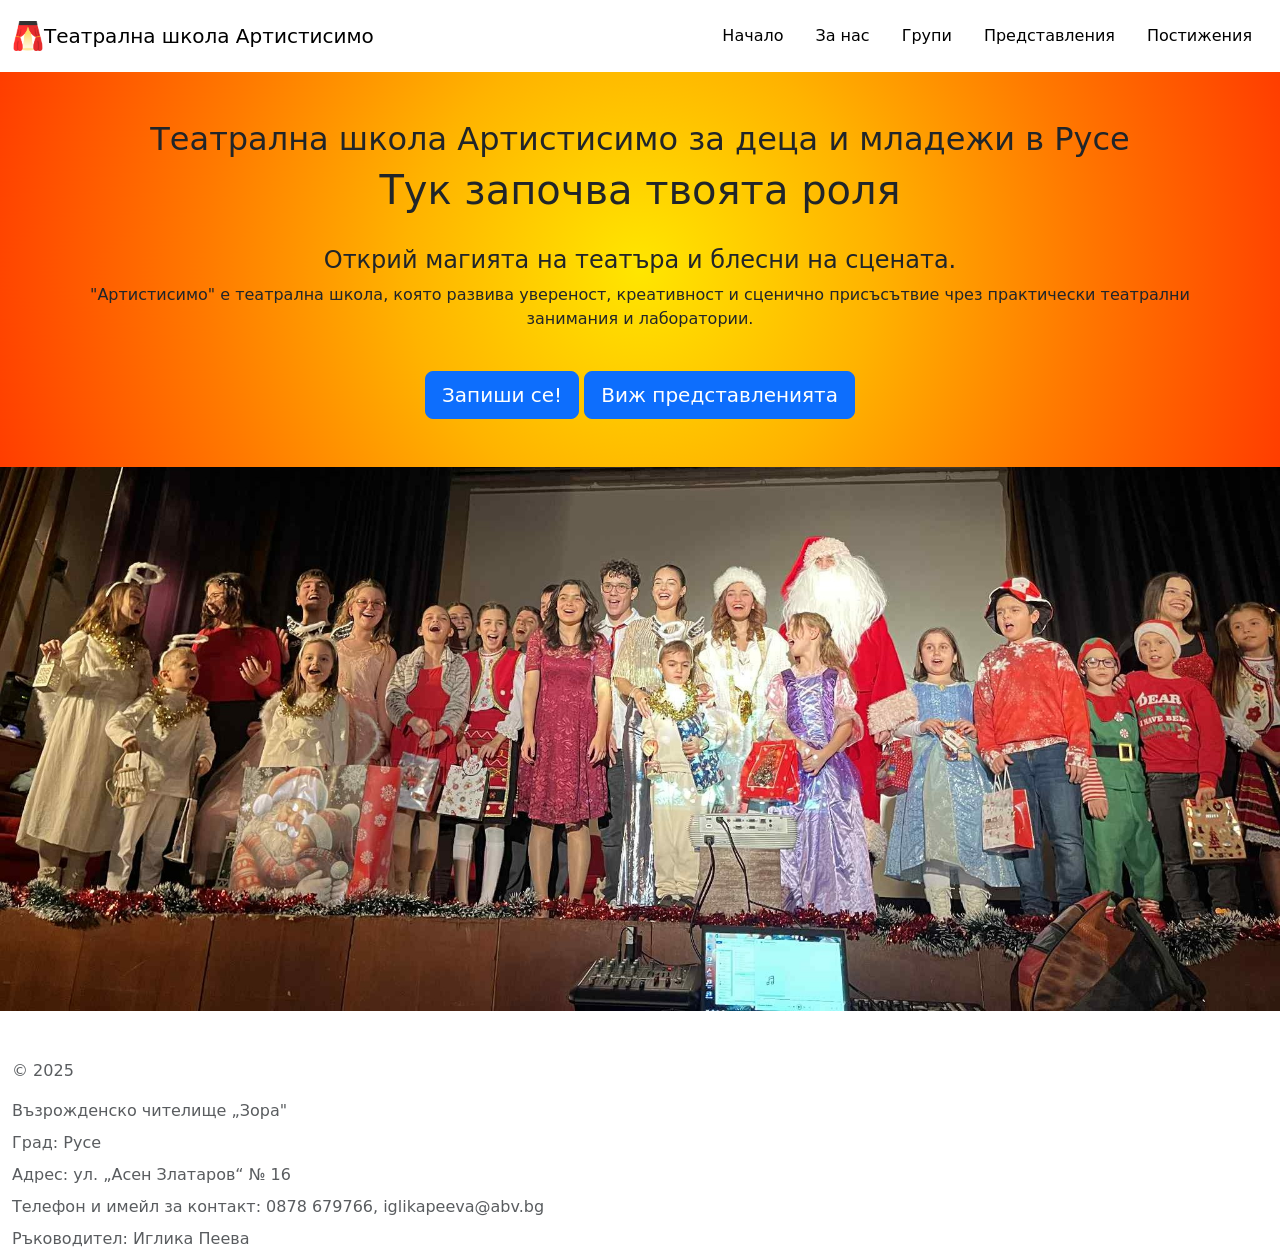
<file: index.html>
<!doctype html>
<html lang="bg">
  <head>
    <meta charset="UTF-8" />
    <meta name="viewport" content="width=device-width, initial-scale=1.0" />
    <title>Начало</title>
    <link rel="stylesheet" href="assets/lib/bootstrap/bootstrap.min.css" />
    <link rel="stylesheet" href="assets/css/styles.css" />
  </head>

  <body>
    <div class="container-fluid">
      <header class="d-flex flex-wrap justify-content-center py-3">
        <a
          href="/"
          class="d-flex align-items-center mb-3 mb-md-0 me-md-auto link-body-emphasis text-decoration-none"
        >
          <img
            src="assets/img/logo.png"
            class="img-fluid"
            alt="logo"
            style="width: 32px"
          />
          <span class="fs-5">Театрална школа Артистисимо</span>
        </a>
        <ul class="nav">
          <li class="nav-item">
            <a href="index.html" class="nav-link text-body-emphasis" aria-current="page"
              >Начало</a
            >
          </li>
          <li class="nav-item">
            <a href="For_us.html" class="nav-link text-body-emphasis">За нас</a>
          </li>
          <li class="nav-item">
            <a href="Groups.html" class="nav-link text-body-emphasis">Групи</a>
          </li>
          <li class="nav-item">
            <a href="Theater_play.html" class="nav-link text-body-emphasis">Представления</a>
          </li>
          <li class="nav-item">
            <a href="Certificates.html" class="nav-link text-body-emphasis">Постижения</a>
          </li>
        </ul>
      </header>
    </div>

    <!-- <button onclick="document.getElementById('myImage').src='assets/img/bulb.gif'">Turn on the light</button>

    <img id="myImage" src="assets/img/bulb.gif" style="width:100px">

    <button onclick="document.getElementById('myImage').src='assets/img/bulb.gif'">Turn off the light</button> -->


    <div class="container-fluid p-5 text-center" style="background: radial-gradient(circle at center, #ffe600 0%, #ffb300 35%, #ff7a00 65%, #ff3d00 100%);">
      <h2>Театрална школа Артистисимо за деца и младежи в Русе</h2>  
      <h1>Тук започва твоята роля</h1>
      <br>
      <h4>Открий магията на театъра и блесни на сцената.</h4>
      <p>"Артистисимо" е театрална школа, която развива увереност, 
          креативност и сценично присъсътвие чрез практически театрални занимания и лаборатории.
      </p>

      <br>
      
      <!-- <button type="button" class="btn btn-primary btn-lg">Запиши се!</button>
      <button type="button" class="btn btn-secondary btn-lg">Виж представленията</button> -->
      <a class="btn btn-primary btn-lg" href="" role="button">Запиши се!</a>
      <a class="btn btn-primary btn-lg" href="Theater_play.html" role="button">Виж представленията</a>



    </div>

      <img
        src="assets/img/group.jpg"
        class="img-fluid w-100 h-auto"
        alt="logo"/>
    

    <div class="container-fluid">
      <footer
        class="row row-cols-1">
        <div class="col">
          <a href="/"class="d-flex align-items-center mb-3 link-body-emphasis text-decoration-none" aria-label="Bootstrap">
            <svg class="bi me-2" width="40" height="32" aria-hidden="true">
              <use xlink:href="#bootstrap"></use>
            </svg>
          </a>
          <p class="text-body-secondary">© 2025</p>
        </div>
        <div class="col">
          <!-- <h5>Section</h5> -->
          <ul class="nav flex-column">
            <li class="nav-item mb-2">
              <a href="#" class="nav-link p-0 text-body-secondary">Възрожденско чителище „Зора"</a>
            </li>
            <li class="nav-item mb-2">
              <a href="#" class="nav-link p-0 text-body-secondary">Град: Русе</a>
            </li>
            <li class="nav-item mb-2">
              <a href="#" class="nav-link p-0 text-body-secondary">Адрес: ул. „Асен Златаров“ № 16</a>
            </li>
            <li class="nav-item mb-2">
              <a href="#" class="nav-link p-0 text-body-secondary">Телефон и имейл за контакт: 0878 679766,
                 iglikapeeva@abv.bg
              </a>
            </li>
            <li class="nav-item mb-2">
              <a href="#" class="nav-link p-0 text-body-secondary">Ръководител: Иглика Пеева</a>
            </li>
          </ul>
        </div>
        
      </footer>
    </div>

    <script src="assets/lib/bootstrap/bootstrap.bundle.min.js"></script>
    <script src="assets/js/scripts.js"></script>
  </body>
</html>
</file>
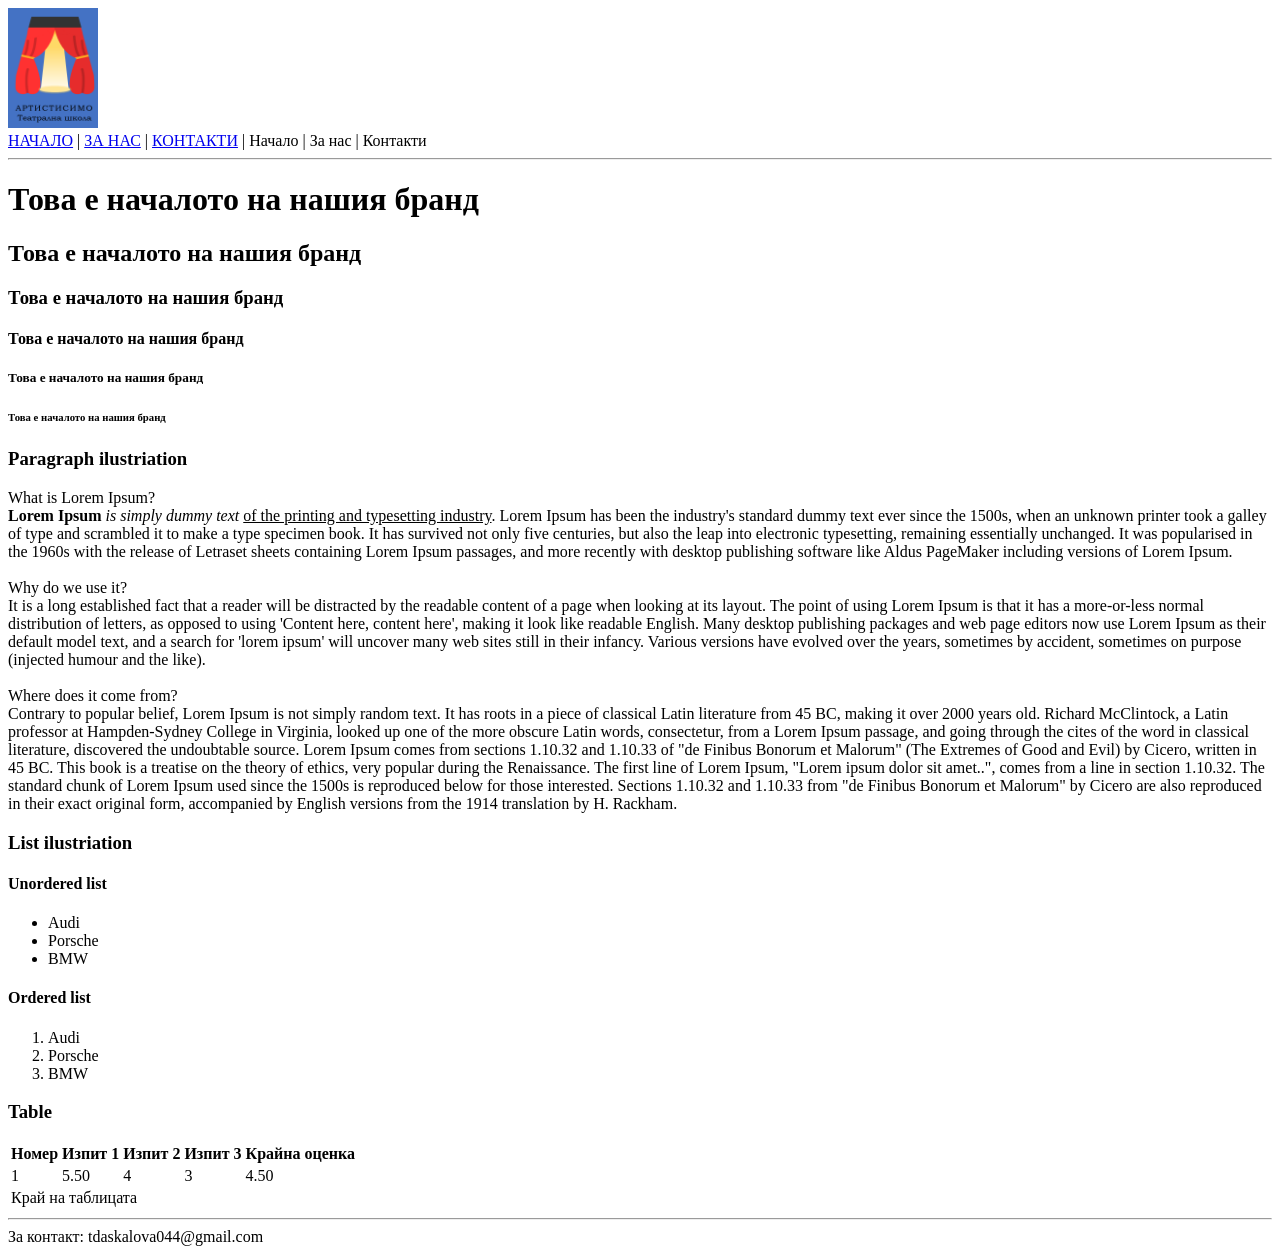
<file: Нова папка/index.html>
<!DOCTYPE html>
<html lang="en">
    <head>
        <meta charset="UTF-8">
        <meta name="viewport" content="width=device-width, initial-scale=1.0">
        <title>Начало</title>
    </head>

    <body>
        
        <header>
            <img src="images/Екранна снимка 2026-03-02 101619.png" alt="logo of my brand" width="90" height="120">

            <nav>
                <a href="index.html">НАЧАЛО</a> |
                <a href="index.html">ЗА НАС</a> |
                <a href="index.html">КОНТАКТИ</a> |

               Начало | За нас | Контакти 

            </nav>
        </header>
        <hr>

        <main>

            <h1>Това е началото на нашия бранд</h1>
            <h2>Това е началото на нашия бранд</h2>
            <h3>Това е началото на нашия бранд</h3>
            <h4>Това е началото на нашия бранд</h4>
            <h5>Това е началото на нашия бранд</h5>
            <h6>Това е началото на нашия бранд</h6>

            <section>

                <article>
                    <h3>Paragraph ilustriation</h3>
                    <p>
                        What is Lorem Ipsum? 
                        <br>
                        <b>Lorem Ipsum</b> <i>is simply dummy text</i> <u>of the printing and typesetting industry</u>. Lorem Ipsum has been the industry's standard dummy text ever since the 1500s, when an unknown printer took a galley of type and scrambled it to make a type specimen book. It has survived not only five centuries, but also the leap into electronic typesetting, remaining essentially unchanged. It was popularised in the 1960s with the release of Letraset sheets containing Lorem Ipsum passages, and more recently with desktop publishing software like Aldus PageMaker including versions of Lorem Ipsum.
                        
                        <br> <br>
                        Why do we use it?
                        <br>
                        It is a long established fact that a reader will be distracted by the readable content of a page when looking at its layout. The point of using Lorem Ipsum is that it has a more-or-less normal distribution of letters, as opposed to using 'Content here, content here', making it look like readable English. Many desktop publishing packages and web page editors now use Lorem Ipsum as their default model text, and a search for 'lorem ipsum' will uncover many web sites still in their infancy. Various versions have evolved over the years, sometimes by accident, sometimes on purpose (injected humour and the like).

                        <br><br>
                        Where does it come from?
                        <br>
                        Contrary to popular belief, Lorem Ipsum is not simply random text. It has roots in a piece of classical Latin literature from 45 BC, making it over 2000 years old. Richard McClintock, a Latin professor at Hampden-Sydney College in Virginia, looked up one of the more obscure Latin words, consectetur, from a Lorem Ipsum passage, and going through the cites of the word in classical literature, discovered the undoubtable source. Lorem Ipsum comes from sections 1.10.32 and 1.10.33 of "de Finibus Bonorum et Malorum" (The Extremes of Good and Evil) by Cicero, written in 45 BC. This book is a treatise on the theory of ethics, very popular during the Renaissance. The first line of Lorem Ipsum, "Lorem ipsum dolor sit amet..", comes from a line in section 1.10.32.

                        The standard chunk of Lorem Ipsum used since the 1500s is reproduced below for those interested. Sections 1.10.32 and 1.10.33 from "de Finibus Bonorum et Malorum" by Cicero are also reproduced in their exact original form, accompanied by English versions from the 1914 translation by H. Rackham.
                    </p>

                </article>

                <article>
                    <h3>List ilustriation</h3>

                    <h4>Unordered list</h4>
                    <ul>
                        <li>Audi</li>
                        <li>Porsche</li>
                        <li>BMW</li>
                    </ul>
                    
                    <h4>Ordered list</h4>
                   <ol>
                        <li>Audi</li>
                        <li>Porsche</li>
                        <li>BMW</li>
                   </ol>
                   
                </article>

                <article>
                    <h3>Table</h3>

                    <table>
                     

                        <thead>
                            <tr>
                                <th>Номер</th>
                                <th>Изпит 1</th>
                                <th>Изпит 2</th>
                                <th>Изпит 3</th>
                                <th>Крайна оценка</th>
                            </tr>
                        </thead>

                        <tbody>
                               <tr>
                            <td>1</td>
                            <td>5.50</td>
                            <td>4</td>
                            <td>3</td>
                            <td>4.50</td>
                        </tr>
                        </tbody>

                        <tfoot>
                            <tr>
                                <td colspan="5">Край на таблицата</td>
                            </tr>
                        </tfoot>
                    </table>

                </article>

            </section>

        </main>

        <hr>

        <footer>
            За контакт: tdaskalova044@gmail.com
        </footer>
        
    </body>
</html>
</file>
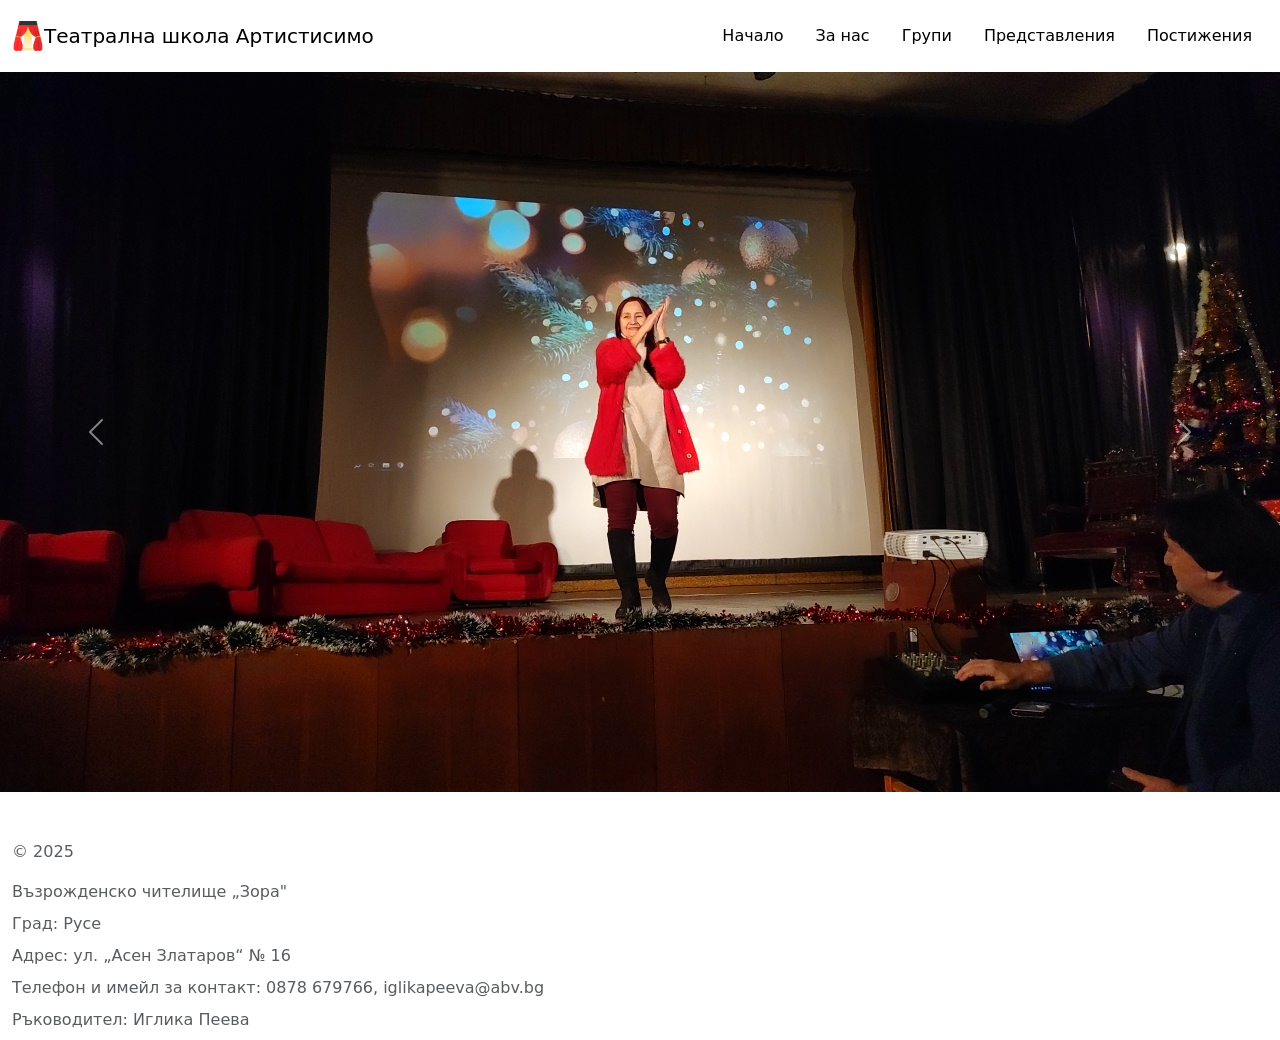
<file: Christmas_2025.html>
<!DOCTYPE html>
<html lang="bg">
<head>
    <meta charset="UTF-8">
    <meta name="viewport" content="width=device-width, initial-scale=1.0">
    <title>Document</title>
    <link rel="stylesheet" href="assets/lib/bootstrap/bootstrap.min.css" />
    <link rel="stylesheet" href="assets/css/styles.css" />
     <!-- <script src="https://cdn.jsdelivr.net/npm/bootstrap@5.3.8/dist/js/bootstrap.bundle.min.js" integrity="sha384-FKyoEForCGlyvwx9Hj09JcYn3nv7wiPVlz7YYwJrWVcXK/BmnVDxM+D2scQbITxI" crossorigin="anonymous"></script> -->
</head>
<body>
 <div class="container-fluid">
      <header
        class="d-flex flex-wrap justify-content-center py-3"
      >
        <a
          href="/"
          class="d-flex align-items-center mb-3 mb-md-0 me-md-auto link-body-emphasis text-decoration-none"
        >
          <img
            src="assets/img/logo.png"
            class="img-fluid"
            alt="logo"
            style="width: 32px"
          />
          <span class="fs-5">Театрална школа Артистисимо</span>
        </a>
        <ul class="nav">
          <li class="nav-item">
            <a href="index.html" class="nav-link text-body-emphasis" aria-current="page"
              >Начало</a
            >
          </li>
          <li class="nav-item">
            <a href="For_us.html" class="nav-link text-body-emphasis">За нас</a>
          </li>
          <li class="nav-item">
            <a href="Groups.html" class="nav-link text-body-emphasis">Групи</a>
          </li>
          <li class="nav-item">
            <a href="Theater_play.html" class="nav-link text-body-emphasis">Представления</a>
          </li>
          <li class="nav-item">
            <a href="Certificates.html" class="nav-link text-body-emphasis">Постижения</a>
          </li>
        </ul>
      </header>
    </div>
    
        <div id="carouselExampleControls" class="carousel slide" data-bs-ride="carousel">
          <div class="carousel-inner">
            <div class="carousel-item active">
              <img src="assets/img/christmas_2025/1.jpg" class="d-block w-100 h-50" alt="...">
            </div>
            <div class="carousel-item">
              <img src="assets/img/christmas_2025/2.jpg" class="d-block w-100 h-50" alt="...">
            </div>
            <div class="carousel-item">
              <img src="assets/img/christmas_2025/3.jpg" class="d-block w-100 h-50" alt="...">
            </div>
                <div class="carousel-item">
              <img src="assets/img/christmas_2025/4.jpg" class="d-block w-100 h-50" alt="...">
            </div>
                <div class="carousel-item">
              <img src="assets/img/christmas_2025/5.jpg" class="d-block w-100 h-50" alt="...">
            </div>
                <div class="carousel-item">
              <img src="assets/img/christmas_2025/6.jpg" class="d-block w-100 h-50" alt="...">
            </div>
                <div class="carousel-item">
              <img src="assets/img/christmas_2025/7.jpg" class="d-block w-100 h-50" alt="...">
            </div>
                <div class="carousel-item">
              <img src="assets/img/christmas_2025/8.jpg" class="d-block w-100 h-50" alt="...">
            </div>
                <div class="carousel-item">
              <img src="assets/img/christmas_2025/9.jpg" class="d-block w-100 h-50" alt="...">
            </div>
                <div class="carousel-item">
              <img src="assets/img/christmas_2025/10.jpg" class="d-block w-100 h-50" alt="...">
            </div>
                <div class="carousel-item">
              <img src="assets/img/christmas_2025/11.jpg" class="d-block w-100 h-50" alt="...">
            </div>
          </div>
  
          <button class="carousel-control-prev" type="button" data-bs-target="#carouselExampleControls" data-bs-slide="prev">
            <span class="carousel-control-prev-icon" aria-hidden="true"></span>
            <span class="visually-hidden">Previous</span>
          </button>
          <button class="carousel-control-next" type="button" data-bs-target="#carouselExampleControls" data-bs-slide="next">
            <span class="carousel-control-next-icon" aria-hidden="true"></span>
            <span class="visually-hidden">Next</span>
          </button>
        </div>


    <div class="container-fluid">
      <footer
        class="row row-cols-1 "
      >
        <div class="col">
          <a
            href="/"
            class="d-flex align-items-center mb-3 link-body-emphasis text-decoration-none"
            aria-label="Bootstrap"
          >
            <svg class="bi me-2" width="40" height="32" aria-hidden="true">
              <use xlink:href="#bootstrap"></use>
            </svg>
          </a>
          <p class="text-body-secondary">© 2025</p>
        </div>
        <div class="col">
          <!-- <h5>Section</h5> -->
          <ul class="nav flex-column">
            <li class="nav-item mb-2">
              <a href="#" class="nav-link p-0 text-body-secondary">Възрожденско чителище „Зора"</a>
            </li>
            <li class="nav-item mb-2">
              <a href="#" class="nav-link p-0 text-body-secondary">Град: Русе</a>
            </li>
            <li class="nav-item mb-2">
              <a href="#" class="nav-link p-0 text-body-secondary">Адрес: ул. „Асен Златаров“ № 16</a>
            </li>
            <li class="nav-item mb-2">
              <a href="#" class="nav-link p-0 text-body-secondary">Телефон и имейл за контакт: 0878 679766,
                 iglikapeeva@abv.bg
              </a>
            </li>
            <li class="nav-item mb-2">
              <a href="#" class="nav-link p-0 text-body-secondary">Ръководител: Иглика Пеева</a>
            </li>
          </ul>
        </div>
        
      </footer>
    </div>

    <script src="assets/lib/bootstrap/bootstrap.bundle.min.js"></script>
    <script src="assets/js/scripts.js"></script>
    
</body>
</html>
</file>
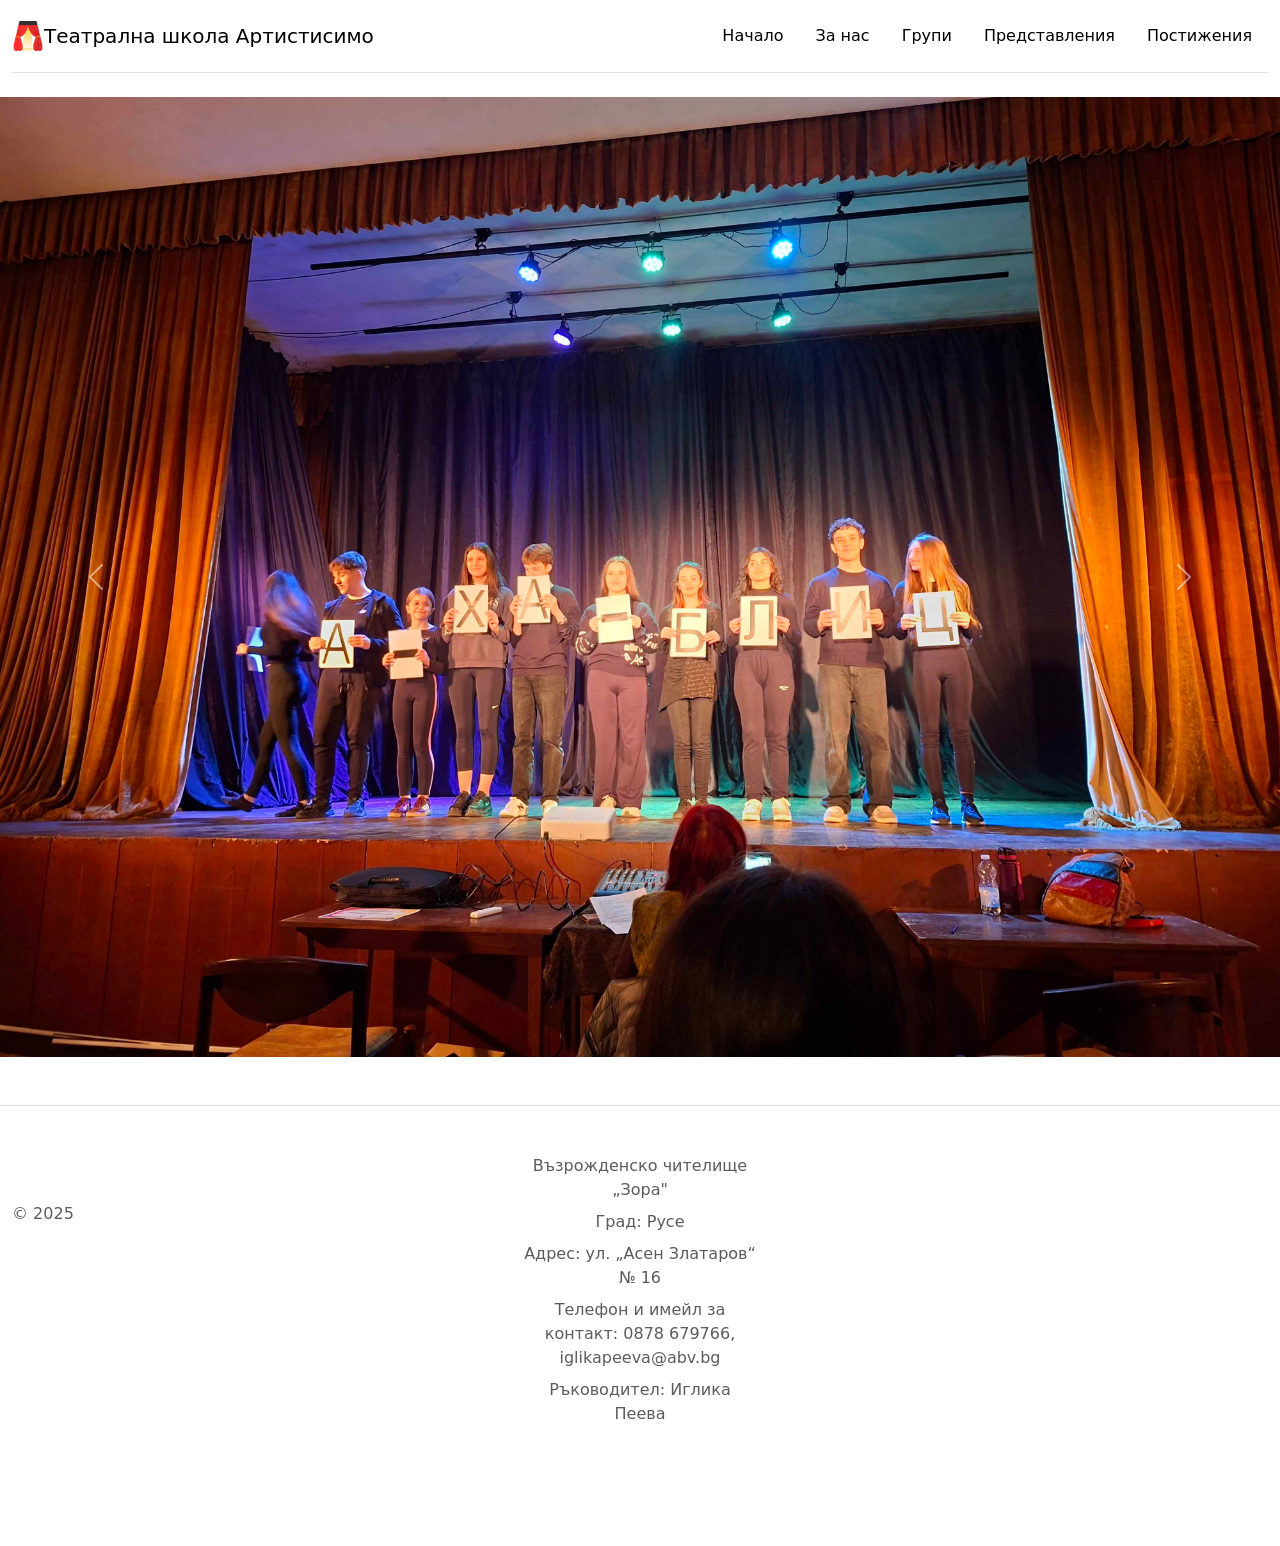
<file: Comedy_HA_HA.html>
<!DOCTYPE html>
<html lang="en">
<head>
    <meta charset="UTF-8">
    <meta name="viewport" content="width=device-width, initial-scale=1.0">
    <title>Document</title>
    <link rel="stylesheet" href="style.css">
    <link href="https://cdn.jsdelivr.net/npm/bootstrap@5.3.8/dist/css/bootstrap.min.css"
     rel="stylesheet" integrity="sha384-sRIl4kxILFvY47J16cr9ZwB07vP4J8+LH7qKQnuqkuIAvNWLzeN8tE5YBujZqJLB"
     crossorigin="anonymous">
     <script src="https://cdn.jsdelivr.net/npm/bootstrap@5.3.8/dist/js/bootstrap.bundle.min.js" integrity="sha384-FKyoEForCGlyvwx9Hj09JcYn3nv7wiPVlz7YYwJrWVcXK/BmnVDxM+D2scQbITxI" crossorigin="anonymous"></script>
</head>
<body>
    <div class="container-fluid">
      <header
        class="d-flex flex-wrap justify-content-center py-3 mb-4 border-bottom"
      >
        <a
          href="/"
          class="d-flex align-items-center mb-3 mb-md-0 me-md-auto link-body-emphasis text-decoration-none"
        >
          <img
            src="assets/img/logo.png"
            class="img-fluid"
            alt="logo"
            style="width: 32px"
          />
          <span class="fs-5">Театрална школа Артистисимо</span>
        </a>
        <ul class="nav">
          <li class="nav-item">
            <a href="template.html" class="nav-link text-body-emphasis" aria-current="page"
              >Начало</a
            >
          </li>
          <li class="nav-item">
            <a href="For_us.html" class="nav-link text-body-emphasis">За нас</a>
          </li>
          <li class="nav-item">
            <a href="Groups.html" class="nav-link text-body-emphasis">Групи</a>
          </li>
          <li class="nav-item">
            <a href="Theater_play.html" class="nav-link text-body-emphasis">Представления</a>
          </li>
          <li class="nav-item">
            <a href="Certificates.html" class="nav-link text-body-emphasis">Постижения</a>
          </li>
        </ul>
      </header>
    </div>


    <div id="carouselExampleControls" class="carousel slide" data-bs-ride="carousel">
  <div class="carousel-inner">
    <div class="carousel-item active">
      <img src="assets/img/comedy/1.jpg" class="d-block w-100 h-50" alt="...">
    </div>
    <div class="carousel-item">
      <img src="assets/img/comedy/2.jpg" class="d-block w-100 h-50" alt="...">
    </div>
    <div class="carousel-item">
      <img src="assets/img/comedy/3.jpg" class="d-block w-100 h-50" alt="...">
    </div>
        <div class="carousel-item">
      <img src="assets/img/comedy/4.jpg" class="d-block w-100 h-50" alt="...">
    </div>
        <div class="carousel-item">
      <img src="assets/img/comedy/5.jpg" class="d-block w-100 h-50" alt="...">
    </div>
        <div class="carousel-item">
      <img src="assets/img/comedy/6.jpg" class="d-block w-100 h-50" alt="...">
    </div>
        <div class="carousel-item">
      <img src="assets/img/comedy/7.jpg" class="d-block w-100 h-50" alt="...">
    </div>
        <div class="carousel-item">
      <img src="assets/img/comedy/8.jpg" class="d-block w-100 h-50" alt="...">
    </div>
        <div class="carousel-item">
      <img src="assets/img/comedy/9.jpg" class="d-block w-100 h-50" alt="...">
    </div>
        <div class="carousel-item">
      <img src="assets/img/comedy/10.jpg" class="d-block w-100 h-50" alt="...">
    </div>
        <div class="carousel-item">
      <img src="assets/img/comedy/11.jpg" class="d-block w-100 h-50" alt="...">
    </div>
  </div>
  
  <button class="carousel-control-prev" type="button" data-bs-target="#carouselExampleControls" data-bs-slide="prev">
    <span class="carousel-control-prev-icon" aria-hidden="true"></span>
    <span class="visually-hidden">Previous</span>
  </button>
  <button class="carousel-control-next" type="button" data-bs-target="#carouselExampleControls" data-bs-slide="next">
    <span class="carousel-control-next-icon" aria-hidden="true"></span>
    <span class="visually-hidden">Next</span>
  </button>
</div>
    

    <div class="container-fluid">
      <footer
        class="row row-cols-1 row-cols-sm-2 row-cols-md-5 py-5 my-5 border-top"
      >
        <div class="col mb-3">
          <a
            href="/"
            class="d-flex align-items-center mb-3 link-body-emphasis text-decoration-none"
            aria-label="Bootstrap"
          >
            <svg class="bi me-2" width="40" height="32" aria-hidden="true">
              <use xlink:href="#bootstrap"></use>
            </svg>
          </a>
          <p class="text-body-secondary">© 2025</p>
        </div>
        <div class="col mb-3"></div>
        <div class="col mb-3">
          <!-- <h5>Section</h5> -->
          <ul class="nav flex-column">
            <li class="nav-item mb-2">
              <a href="#" class="nav-link p-0 text-body-secondary">Възрожденско чителище „Зора"</a>
            </li>
            <li class="nav-item mb-2">
              <a href="#" class="nav-link p-0 text-body-secondary">Град: Русе</a>
            </li>
            <li class="nav-item mb-2">
              <a href="#" class="nav-link p-0 text-body-secondary">Адрес: ул. „Асен Златаров“ № 16</a>
            </li>
            <li class="nav-item mb-2">
              <a href="#" class="nav-link p-0 text-body-secondary">Телефон и имейл за контакт: 0878 679766,
                 iglikapeeva@abv.bg
              </a>
            </li>
            <li class="nav-item mb-2">
              <a href="#" class="nav-link p-0 text-body-secondary">Ръководител: Иглика Пеева</a>
            </li>
          </ul>
        </div>
      </footer>
    </div>

    <script src="assets/lib/bootstrap/bootstrap.bundle.min.js"></script>
    <script src="assets/js/scripts.js"></script>
  </body>
</html>
</file>
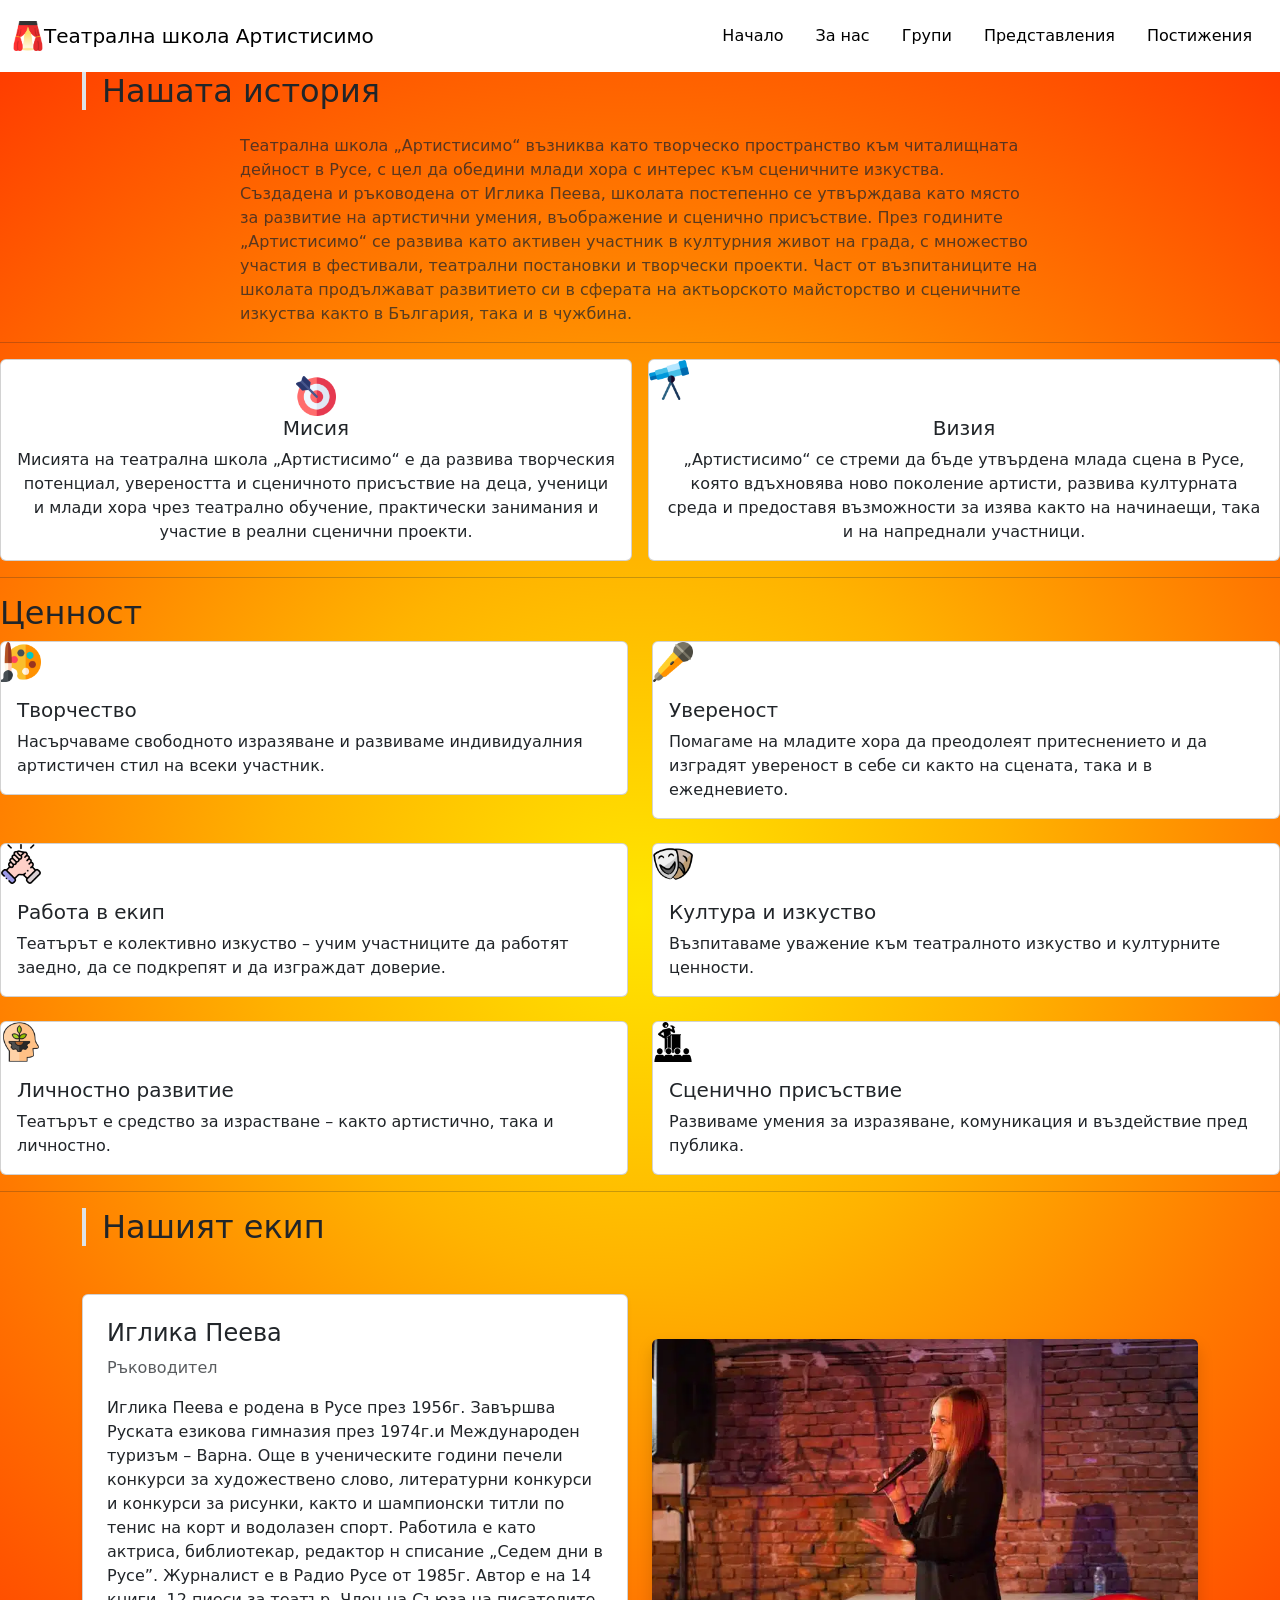
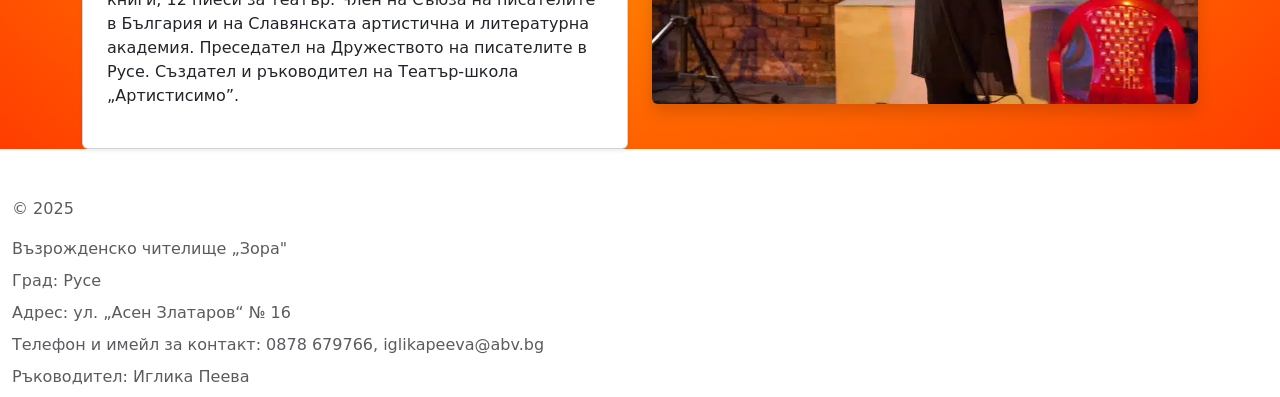
<file: For_us.html>
<!DOCTYPE html>

<html lang="bg">
<head>
    <meta charset="UTF-8">
    <meta name="viewport" content="width=device-width, initial-scale=1.0">
    <title>За нас</title>
    <link rel="stylesheet" href="assets/lib/bootstrap/bootstrap.min.css" />
    <link rel="stylesheet" href="assets/css/styles.css" />
    <script src="https://cdn.jsdelivr.net/npm/bootstrap@5.3.8/dist/js/bootstrap.bundle.min.js" integrity="sha384-FKyoEForCGlyvwx9Hj09JcYn3nv7wiPVlz7YYwJrWVcXK/BmnVDxM+D2scQbITxI" crossorigin="anonymous"></script>
</head>
     <div class="container-fluid">
      <header
        class="d-flex flex-wrap justify-content-center py-3"
      >
        <a
          href="/"
          class="d-flex align-items-center mb-3 mb-md-0 me-md-auto link-body-emphasis text-decoration-none"
        >
          <img
            src="assets/img/logo.png"
            class="img-fluid"
            alt="logo"
            style="width: 32px"
          />
          <span class="fs-5">Театрална школа Артистисимо</span>
        </a>
        <ul class="nav">
          <li class="nav-item">
            <a href="index.html" class="nav-link text-body-emphasis" aria-current="page"
              >Начало</a
            >
          </li>
          <li class="nav-item">
            <a href="For_us.html" class="nav-link text-body-emphasis">За нас</a>
          </li>
          <li class="nav-item">
            <a href="Groups.html" class="nav-link text-body-emphasis">Групи</a>
          </li>
          <li class="nav-item">
            <a href="Theater_play.html" class="nav-link text-body-emphasis">Представления</a>
          </li>
          <li class="nav-item">
            <a href="Certificates.html" class="nav-link text-body-emphasis">Постижения</a>
          </li>
        </ul>
      </header>
    </div>
    
          <main style="background: radial-gradient(circle at center, #ffe600 0%, #ffb300 35%, #ff7a00 65%, #ff3d00 100%);">

          
            <div class="container" >
              <h2 class="mb-4 border-start border-4 ps-3">Нашата история</h2>
              
              <div class="mx-auto" style="max-width: 800px;">
                <p class="text-muted">
                  Театрална школа „Артистисимо“ възниква като творческо пространство
                  към читалищната дейност в Русе, с цел да обедини млади хора с интерес
                  към сценичните изкуства. Създадена и ръководена от Иглика Пеева,
                  школата постепенно се утвърждава като място за развитие на 
                  артистични умения, въображение и сценично присъствие.

                  През годините „Артистисимо“ се развива като активен участник 
                  в културния живот на града, с множество участия в фестивали, 
                  театрални постановки и творчески проекти. 
                  Част от възпитаниците на школата продължават развитието
                  си в сферата на актьорското майсторство и сценичните изкуства
                  както в България, така и в чужбина.                </p>
              </div>
            </div>
         
            <hr>

            <div style="grid-template-columns: 1fr 1fr;" class="d-grid gap-3 text-center">
            <div class="card justify-content-center" >
              <div class="card-body">
                <img src="assets/img/for_us/misia.png" class="card-img-top" alt="..." style="width: 30pt;">
                <h5 class="card-title">Мисия</h5>
                <p class="card-text">Мисията на театрална школа „Артистисимо“ е да развива творческия потенциал, 
                  увереността и сценичното присъствие на деца, ученици и млади хора чрез театрално обучение, 
                  практически занимания и участие в реални сценични проекти.</p>
              </div>
            </div>
            <div class="card justify-content-center" >
              <img src="assets/img/for_us/visia.png" class="card-img-top" alt="..." style="width: 30pt;">
              <div class="card-body">
                <h5 class="card-title">Визия</h5>
                <p class="card-text">„Артистисимо“ се стреми да бъде утвърдена млада сцена в Русе, 
                  която вдъхновява ново поколение артисти, развива културната среда 
                  и предоставя възможности за изява както на начинаещи, така и на напреднали участници.</p>

              </div>
            </div>
          </div>

            <hr>

            <h2>Ценност</h2>
            <div class="row row-cols-1 row-cols-md-2 g-4">
              <div class="col">
                <div class="card">
                  <img src="assets/img/for_us/tvorchestvo.png" class="card-img-top" alt="..." style="width: 30pt;">
                  <div class="card-body">
                    <h5 class="card-title">Творчество</h5>
                    <p class="card-text">Насърчаваме свободното изразяване и развиваме индивидуалния артистичен стил на всеки участник.</p>
                  </div>
                </div>
              </div>
              <div class="col">
                <div class="card">
                  <img src="assets/img/for_us/uverenost.png" class="card-img-top" alt="..." style="width: 30pt;">
                  <div class="card-body">
                    <h5 class="card-title">Увереност</h5>
                    <p class="card-text">Помагаме на младите хора да преодолеят притеснението и да изградят увереност 
                      в себе си както на сцената, така и в ежедневието.</p>
                  </div>
                </div>
              </div>
              <div class="col">
                <div class="card">
                  <img src="assets/img/for_us/rabota_v_ekip.png" class="card-img-top" alt="..." style="width: 30pt;">
                  <div class="card-body">
                    <h5 class="card-title">Работа в екип</h5>
                    <p class="card-text">Театърът е колективно изкуство – учим участниците да работят заедно, да се подкрепят и да изграждат доверие.</p>
                  </div>
                </div>
              </div>
              <div class="col">
                <div class="card">
                  <img src="assets/img/for_us/izrazqvane.png" class="card-img-top" alt="..." style="width: 30pt;">
                  <div class="card-body">
                    <h5 class="card-title">Култура и изкуство</h5>
                    <p class="card-text">Възпитаваме уважение към театралното изкуство и културните ценности.</p>
                  </div>
                </div>
              </div>
              <div class="col">
                <div class="card">
                  <img src="assets/img/for_us/lichnostno_razvitie.png" class="card-img-top" alt="..." style="width: 30pt;">
                  <div class="card-body">
                    <h5 class="card-title">Личностно развитие</h5>
                    <p class="card-text">Театърът е средство за израстване – както артистично, така и личностно.</p>
                  </div>
                </div>
              </div>
              <div class="col">
                <div class="card">
                  <img src="assets/img/for_us/scenichno_prisustvie.png" class="card-img-top" alt="..." style="width: 30pt;">
                  <div class="card-body">
                    <h5 class="card-title">Сценично присъствие</h5>
                    <p class="card-text">Развиваме умения за изразяване, комуникация и въздействие пред публика.</p>
                  </div>
                </div>
              </div>
            </div>


            <hr>

            <div class="container">
              <h2 class="mb-5 border-start border-4 ps-3">Нашият екип</h2>

              <div class="row align-items-center g-4">

                <div class="col-md-6">
                  <div class="card p-4 shadow-sm">
                    <h4>Иглика Пеева</h4>
                    <p class="text-muted">Ръководител</p>
                    <p>Иглика Пеева е родена в Русе през 1956г. 
                      Завършва Руската езикова гимназия през 1974г.и Международен туризъм – Варна. 
                      Още в ученическите години печели конкурси за художествено слово,
                      литературни конкурси и конкурси за рисунки, както и шампионски титли 
                      по тенис на корт и водолазен спорт.
                      Работила е като актриса, библиотекар, редактор н списание „Седем дни в Русе”.
                      Журналист е в Радио Русе от 1985г. Автор е на 14 книги, 12 пиеси за театър. 
                      Член на Съюза на писателите в България и на Славянската артистична и 
                      литературна академия. Преседател на Дружеството на писателите в Русе. 
                      Създател и ръководител на Театър-школа „Артистисимо”. </p>
                  </div>
                </div>

                <div class="col-md-6 text-center">
                  <img src="assets/img/iglika.jpg" class="img-fluid rounded shadow">
                </div>

              </div>
            </div>

          </main>
          

    <div class="container-fluid">
      <footer
        class="row row-cols-1 "
      >
        <div class="col">
          <a
            href="/"
            class="d-flex align-items-center mb-3 link-body-emphasis text-decoration-none"
            aria-label="Bootstrap"
          >
            <svg class="bi me-2" width="40" height="32" aria-hidden="true">
              <use xlink:href="#bootstrap"></use>
            </svg>
          </a>
          <p class="text-body-secondary">© 2025</p>
        </div>
        <div class="col">
          <ul class="nav flex-column">
            <li class="nav-item mb-2">
              <a href="#" class="nav-link p-0 text-body-secondary">Възрожденско чителище „Зора"</a>
            </li>
            <li class="nav-item mb-2">
              <a href="#" class="nav-link p-0 text-body-secondary">Град: Русе</a>
            </li>
            <li class="nav-item mb-2">
              <a href="#" class="nav-link p-0 text-body-secondary">Адрес: ул. „Асен Златаров“ № 16</a>
            </li>
            <li class="nav-item mb-2">
              <a href="#" class="nav-link p-0 text-body-secondary">Телефон и имейл за контакт: 0878 679766,
                 iglikapeeva@abv.bg
              </a>
            </li>
            <li class="nav-item mb-2">
              <a href="#" class="nav-link p-0 text-body-secondary">Ръководител: Иглика Пеева</a>
            </li>
          </ul>
        </div>
      </footer>
    </div>

    <script src="assets/lib/bootstrap/bootstrap.bundle.min.js"></script>
    <script src="assets/js/scripts.js"></script>
    
</body>
</html>
</file>
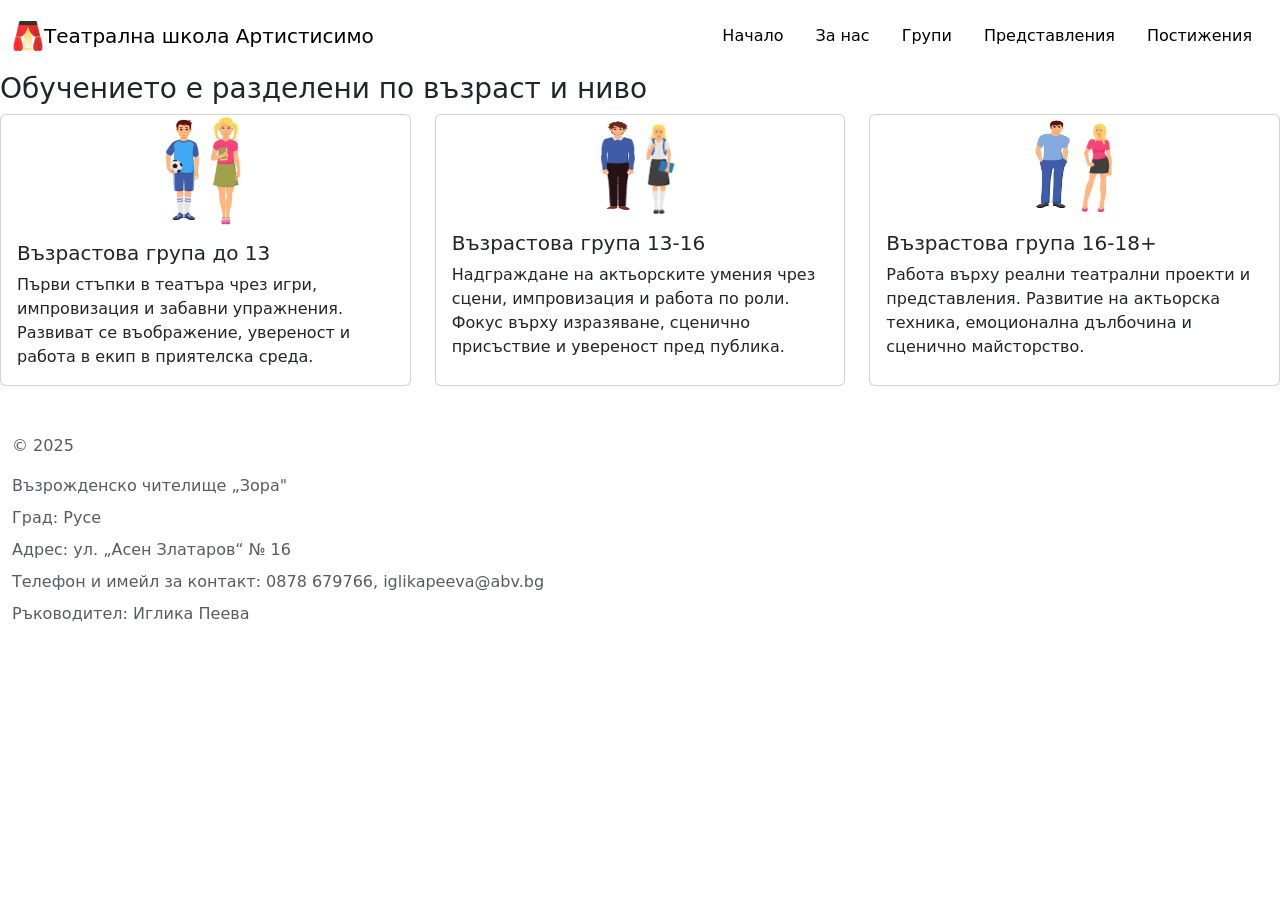
<file: Groups.html>
<!DOCTYPE html>
<html lang="bg">
<head>
    <meta charset="UTF-8">
    <meta name="viewport" content="width=device-width, initial-scale=1.0">
    <title>Групи</title>
    <link rel="stylesheet" href="assets/lib/bootstrap/bootstrap.min.css" />
    <link rel="stylesheet" href="assets/css/styles.css" />
     <!-- <script src="https://cdn.jsdelivr.net/npm/bootstrap@5.3.8/dist/js/bootstrap.bundle.min.js" integrity="sha384-FKyoEForCGlyvwx9Hj09JcYn3nv7wiPVlz7YYwJrWVcXK/BmnVDxM+D2scQbITxI" crossorigin="anonymous"></script> -->
</head>

<body>
    <div class="container-fluid">
      <header
        class="d-flex flex-wrap justify-content-center py-3"
      >
        <a
          href="/"
          class="d-flex align-items-center mb-3 mb-md-0 me-md-auto link-body-emphasis text-decoration-none"
        >
          <img
            src="assets/img/logo.png"
            class="img-fluid"
            alt="logo"
            style="width: 32px"
          />
          <span class="fs-5">Театрална школа Артистисимо</span>
        </a>
        <ul class="nav">
          <li class="nav-item">
            <a href="index.html" class="nav-link text-body-emphasis" aria-current="page"
              >Начало</a
            >
          </li>
          <li class="nav-item">
            <a href="For_us.html" class="nav-link text-body-emphasis">За нас</a>
          </li>
          <li class="nav-item">
            <a href="Groups.html" class="nav-link text-body-emphasis">Групи</a>
          </li>
          <li class="nav-item">
            <a href="Theater_play.html" class="nav-link text-body-emphasis">Представления</a>
          </li>
          <li class="nav-item">
            <a href="Certificates.html" class="nav-link text-body-emphasis">Постижения</a>
          </li>
        </ul>
      </header>
    </div>

    <h3>Обучението е разделени по възраст и ниво</h3>

        <div class="row row-cols-1 row-cols-md-3 g-4">
            <div class="col-md-6 col-lg-4 d-flex justify-content-center">
                <div class="card h-100">
                
                <div class="text-center">
                    <img src="assets/img/groups/boy_13.jpg" class="rounded" alt="..." style="width: 35px; height: 100px;">
                    <img src="assets/img/groups/girl_13.jpg"  class="rounded" alt="..." style="width: 40px; height: 110px;">
                </div>

                <div class="card-body">
                    <h5 class="card-title">Възрастова група до 13</h5>
                    <p class="card-text">Първи стъпки в театъра чрез игри, импровизация и забавни упражнения. 
                  Развиват се въображение, увереност и работа в екип в приятелска среда.</p>
                </div>
              </div>
            </div>

            <div class="col-md-6 col-lg-4 d-flex justify-content-center">
              <div class="card h-100">
                <div class="text-center">
                    <img src="assets/img/groups/boy_13_16.jpg" class="rounded" alt="..." style="width: 35px; height: 90px;">
                    <img src="assets/img/groups/girl_13_16.jpg"  class="rounded" alt="..." style="width: 40px; height: 100px;">
                </div>

                <div class="card-body">
                    <h5 class="card-title">Възрастова група 13-16</h5>
                    <p class="card-text">Надграждане на актьорските умения чрез сцени, импровизация и работа по роли. 
                  Фокус върху изразяване, сценично присъствие и увереност пред публика.</p>
                </div>
              </div>
            </div>

            <div class="col-md-6 col-lg-4 d-flex justify-content-center">
                <div class="card h-100">
                <div class="text-center">
                    <img src="assets/img/groups/boy_16_18+.jpg" class="rounded" alt="..." style="width: 35px; height: 90px;">
                    <img src="assets/img/groups/girl_16_18+.jpg"  class="rounded" alt="..." style="width: 40px; height: 100px;">
                </div>

                <div class="card-body">
                    <h5 class="card-title">Възрастова група 16-18+</h5>
                    <p class="card-text">Работа върху реални театрални проекти и представления. 
                      Развитие на актьорска техника, емоционална дълбочина и сценично майсторство.</p>
                </div>
              </div>
            </div>
        </div>
        
    <div class="container-fluid">
      <footer
        class="row row-cols-1 "
      >
    <div class="col">
          <a
            href="/"
            class="d-flex align-items-center mb-3 link-body-emphasis text-decoration-none"
            aria-label="Bootstrap"
          >
            <svg class="bi me-2" width="40" height="32" aria-hidden="true">
              <use xlink:href="#bootstrap"></use>
            </svg>
          </a>
          <p class="text-body-secondary">© 2025</p>
        </div>
        <div class="col">
          <!-- <h5>Section</h5> -->
          <ul class="nav flex-column">
            <li class="nav-item mb-2">
              <a href="#" class="nav-link p-0 text-body-secondary">Възрожденско чителище „Зора"</a>
            </li>
            <li class="nav-item mb-2">
              <a href="#" class="nav-link p-0 text-body-secondary">Град: Русе</a>
            </li>
            <li class="nav-item mb-2">
              <a href="#" class="nav-link p-0 text-body-secondary">Адрес: ул. „Асен Златаров“ № 16</a>
            </li>
            <li class="nav-item mb-2">
              <a href="#" class="nav-link p-0 text-body-secondary">Телефон и имейл за контакт: 0878 679766,
                 iglikapeeva@abv.bg
              </a>
            </li>
            <li class="nav-item mb-2">
              <a href="#" class="nav-link p-0 text-body-secondary">Ръководител: Иглика Пеева</a>
            </li>
          </ul>
        </div>
      </footer>
    </div>

    <script src="assets/lib/bootstrap/bootstrap.bundle.min.js"></script>
    <script src="assets/js/scripts.js"></script>
</body>
</html>
</file>
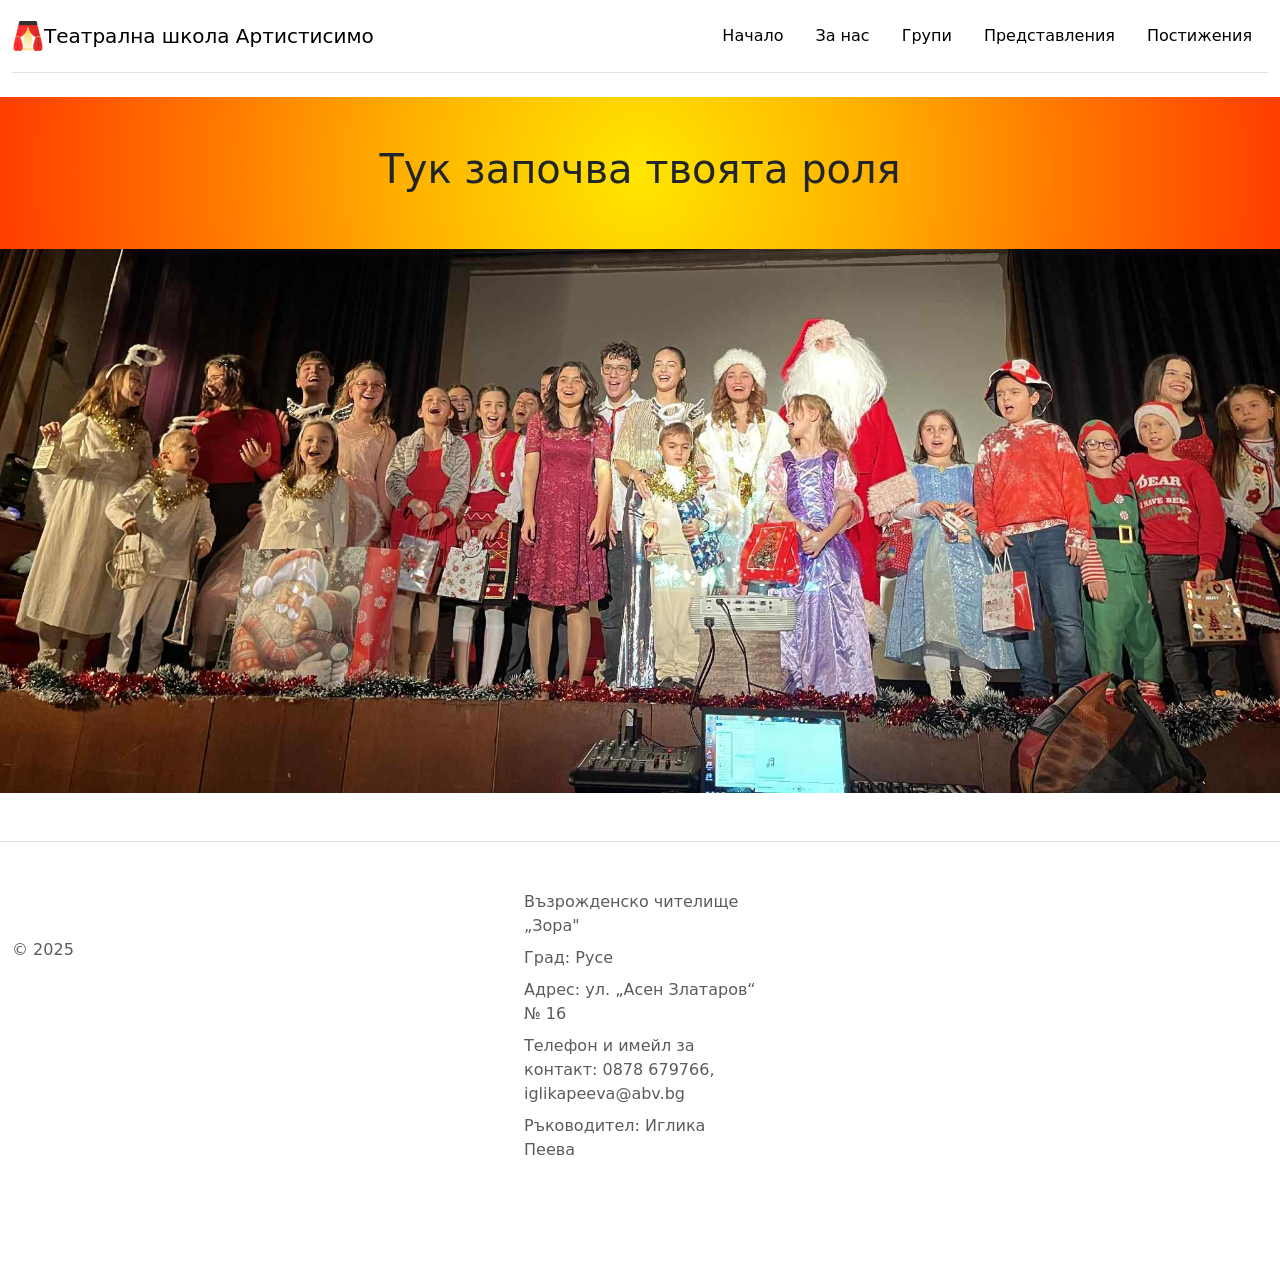
<file: template.html>
<!doctype html>
<html lang="bg">
  <head>
    <meta charset="UTF-8" />
    <meta name="viewport" content="width=device-width, initial-scale=1.0" />
    <title>Начало</title>
    <link rel="stylesheet" href="assets/lib/bootstrap/bootstrap.min.css" />
    <link rel="stylesheet" href="assets/css/styles.css" />
  </head>

  <body>
    <div class="container-fluid">
      <header
        class="d-flex flex-wrap justify-content-center py-3 mb-4 border-bottom"
      >
        <a
          href="/"
          class="d-flex align-items-center mb-3 mb-md-0 me-md-auto link-body-emphasis text-decoration-none"
        >
          <img
            src="assets/img/logo.png"
            class="img-fluid"
            alt="logo"
            style="width: 32px"
          />
          <span class="fs-5">Театрална школа Артистисимо</span>
        </a>
        <ul class="nav">
          <li class="nav-item">
            <a href="template.html" class="nav-link text-body-emphasis" aria-current="page"
              >Начало</a
            >
          </li>
          <li class="nav-item">
            <a href="For_us.html" class="nav-link text-body-emphasis">За нас</a>
          </li>
          <li class="nav-item">
            <a href="Groups.html" class="nav-link text-body-emphasis">Групи</a>
          </li>
          <li class="nav-item">
            <a href="Theater_play.html" class="nav-link text-body-emphasis">Представления</a>
          </li>
          <li class="nav-item">
            <a href="Certificates.html" class="nav-link text-body-emphasis">Постижения</a>
          </li>
        </ul>
      </header>
    </div>

    <div class="container-fluid p-5 text-center" style="background: radial-gradient(circle at center, #ffe600 0%, #ffb300 35%, #ff7a00 65%, #ff3d00 100%);">
        <h1>Тук започва твоята роля</h1>

    </div>

    <img
            src="assets/img/group.jpg"
            class="img-fluid w-100 h-auto"
            alt="logo"
        />
    

    <div class="container-fluid">
      <footer
        class="row row-cols-1 row-cols-sm-2 row-cols-md-5 py-5 my-5 border-top"
      >
        <div class="col mb-3">
          <a
            href="/"
            class="d-flex align-items-center mb-3 link-body-emphasis text-decoration-none"
            aria-label="Bootstrap"
          >
            <svg class="bi me-2" width="40" height="32" aria-hidden="true">
              <use xlink:href="#bootstrap"></use>
            </svg>
          </a>
          <p class="text-body-secondary">© 2025</p>
        </div>
        <div class="col mb-3"></div>
        <div class="col mb-3">
          <!-- <h5>Section</h5> -->
          <ul class="nav flex-column">
            <li class="nav-item mb-2">
              <a href="#" class="nav-link p-0 text-body-secondary">Възрожденско чителище „Зора"</a>
            </li>
            <li class="nav-item mb-2">
              <a href="#" class="nav-link p-0 text-body-secondary">Град: Русе</a>
            </li>
            <li class="nav-item mb-2">
              <a href="#" class="nav-link p-0 text-body-secondary">Адрес: ул. „Асен Златаров“ № 16</a>
            </li>
            <li class="nav-item mb-2">
              <a href="#" class="nav-link p-0 text-body-secondary">Телефон и имейл за контакт: 0878 679766,
                 iglikapeeva@abv.bg
              </a>
            </li>
            <li class="nav-item mb-2">
              <a href="#" class="nav-link p-0 text-body-secondary">Ръководител: Иглика Пеева</a>
            </li>
          </ul>
        </div>
        <!-- <div class="col mb-3">
          <h5>Section</h5>
          <ul class="nav flex-column">
            <li class="nav-item mb-2">
              <a href="#" class="nav-link p-0 text-body-secondary">Home</a>
            </li>
            <li class="nav-item mb-2">
              <a href="#" class="nav-link p-0 text-body-secondary">Features</a>
            </li>
            <li class="nav-item mb-2">
              <a href="#" class="nav-link p-0 text-body-secondary">Pricing</a>
            </li>
            <li class="nav-item mb-2">
              <a href="#" class="nav-link p-0 text-body-secondary">FAQs</a>
            </li>
            <li class="nav-item mb-2">
              <a href="#" class="nav-link p-0 text-body-secondary">About</a>
            </li>
          </ul>
        </div>
        <div class="col mb-3">
          <h5>Section</h5>
          <ul class="nav flex-column">
            <li class="nav-item mb-2">
              <a href="#" class="nav-link p-0 text-body-secondary">Home</a>
            </li>
            <li class="nav-item mb-2">
              <a href="#" class="nav-link p-0 text-body-secondary">Features</a>
            </li>
            <li class="nav-item mb-2">
              <a href="#" class="nav-link p-0 text-body-secondary">Pricing</a>
            </li>
            <li class="nav-item mb-2">
              <a href="#" class="nav-link p-0 text-body-secondary">FAQs</a>
            </li>
            <li class="nav-item mb-2">
              <a href="#" class="nav-link p-0 text-body-secondary">About</a>
            </li>
          </ul>
        </div> -->
      </footer>
    </div>

    <script src="assets/lib/bootstrap/bootstrap.bundle.min.js"></script>
    <script src="assets/js/scripts.js"></script>
  </body>
</html>
</file>
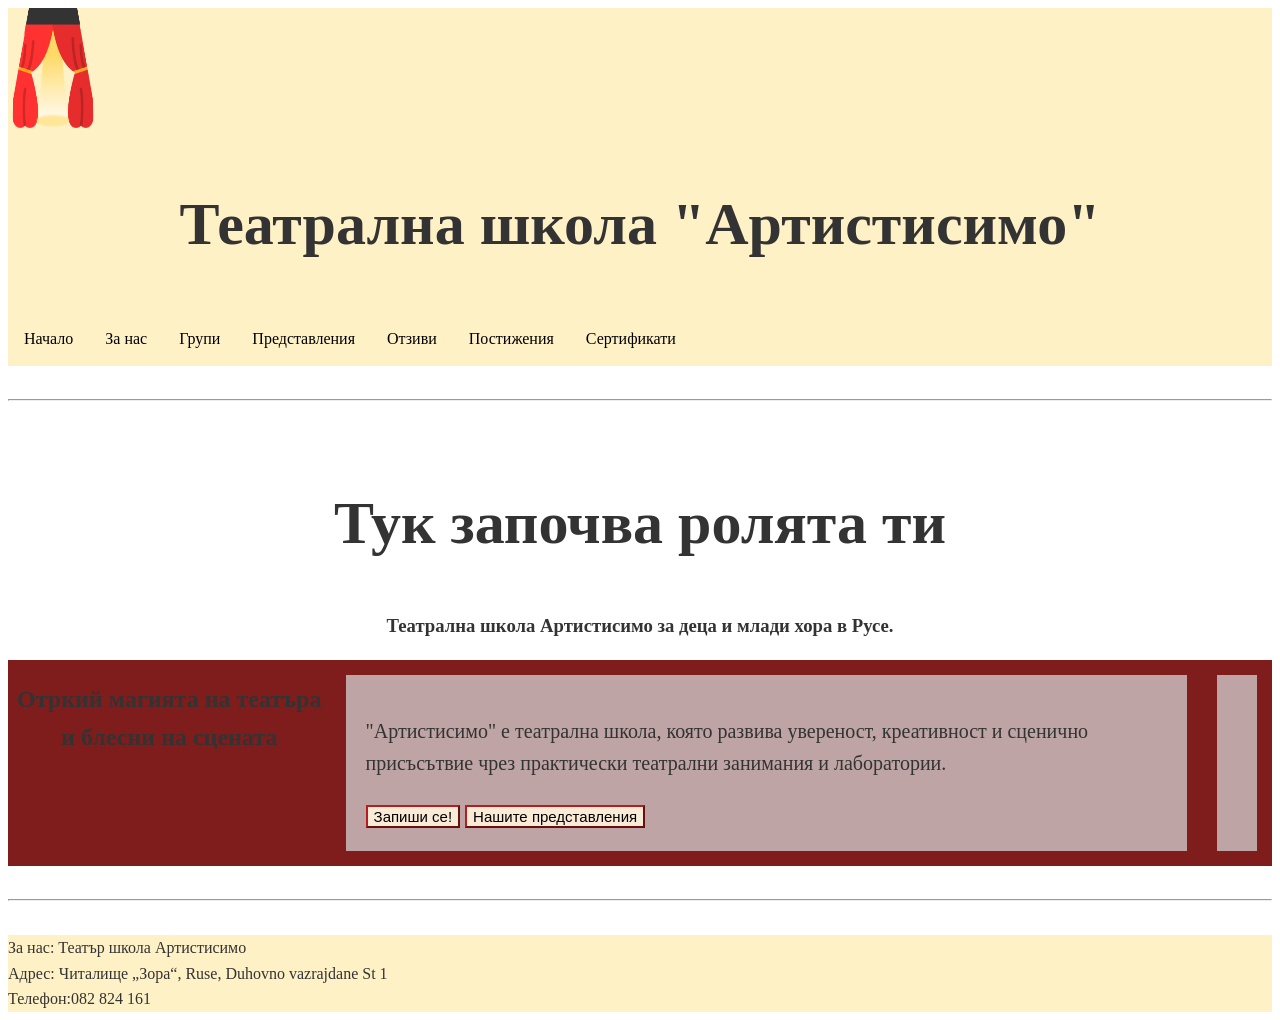
<file: template_index.html>
<!DOCTYPE html>
<html lang="en">
<head>
    <meta charset="UTF-8">
    <meta name="viewport" content="width=device-width, initial-scale=1.0">
    <title>Document</title>
    <link rel="stylesheet" href="style.css">
</head>
<body>
    <header>
        <div class="navigation">
        <img src="images/Picture2.png" alt="Артистисимо" width="90" height="120">
            <h1>Театрална школа "Артистисимо"</h1>

        <nav>
            <ul>
                <li><a href="template_index.html">Начало</a></li>
                <li><a href="For_us.html">За нас</a></li>
                <li><a href="Groups.html">Групи</a></li>
                <li><a href="Theater_play.html">Предстaвления</a></li>
                <li><a href="Opinions.html">Отзиви</a></li>
                <li><a href="Certificates.html">Постижения</a></li>
                <li><a href="Certificates.html">Сертификати</a></li>
            </ul>
            
        </nav>
        </div>

        
        <!-- <img src="images/Екранна снимка 2026-03-02 101619.png" alt="Артистисимо" width="90" height="120">
        <nav>
            <a href="template_index.html">Начало</a>
            <a href="For_us.html">За нас</a>
            <a href="Groups.html">Групи</a>
            <a href="Theater_play.html">Предствления</a>
            <a href="Opinions.html">Отзиви</a>
            <a href="">Постижения</a>  
        </nav> -->

    </header>

     <br>
    <hr>
    <br>
    
        <!-- <section id="home" class="hero"> -->
        <section id="home">

            <div class="curtains">
                <div class="curtain-left"></div>
                <div class="curtain-right"></div>
            </div>

        </section>
    <main>
        <h1>Тук започва ролята ти</h1>
        <h3>Театрална школа Артистисимо за деца и млади хора в Русе.</h3>
        <!-- <h4>Отркий магията на театъра и блесни на сцената</h4> -->
        
        <section class="container">
            <h2>Отркий магията на театъра и блесни на сцената</h2>

            <article>
                <P>"Артистисимо" е театрална школа, която развива увереност, креативност и сценично присъсътвие чрез практически театрални занимания и лаборатории.</P>
                <button class="btn">
                    Запиши се!
                </button>
                <button class="btn">
                    Нашите представления
                </button>
            </article>

            <article>

            </article>

        </section>


    </main>

     <br>
    <hr>
    <br>

    <footer id="footer">
        За нас: Театър школа Артистисимо
        <br>
        Адрес: Читалище „Зора“,  Ruse, Duhovno vazrajdane St 1
        <br>
        Телефон:082 824 161
    </footer>
    
</body>
</html>
</file>
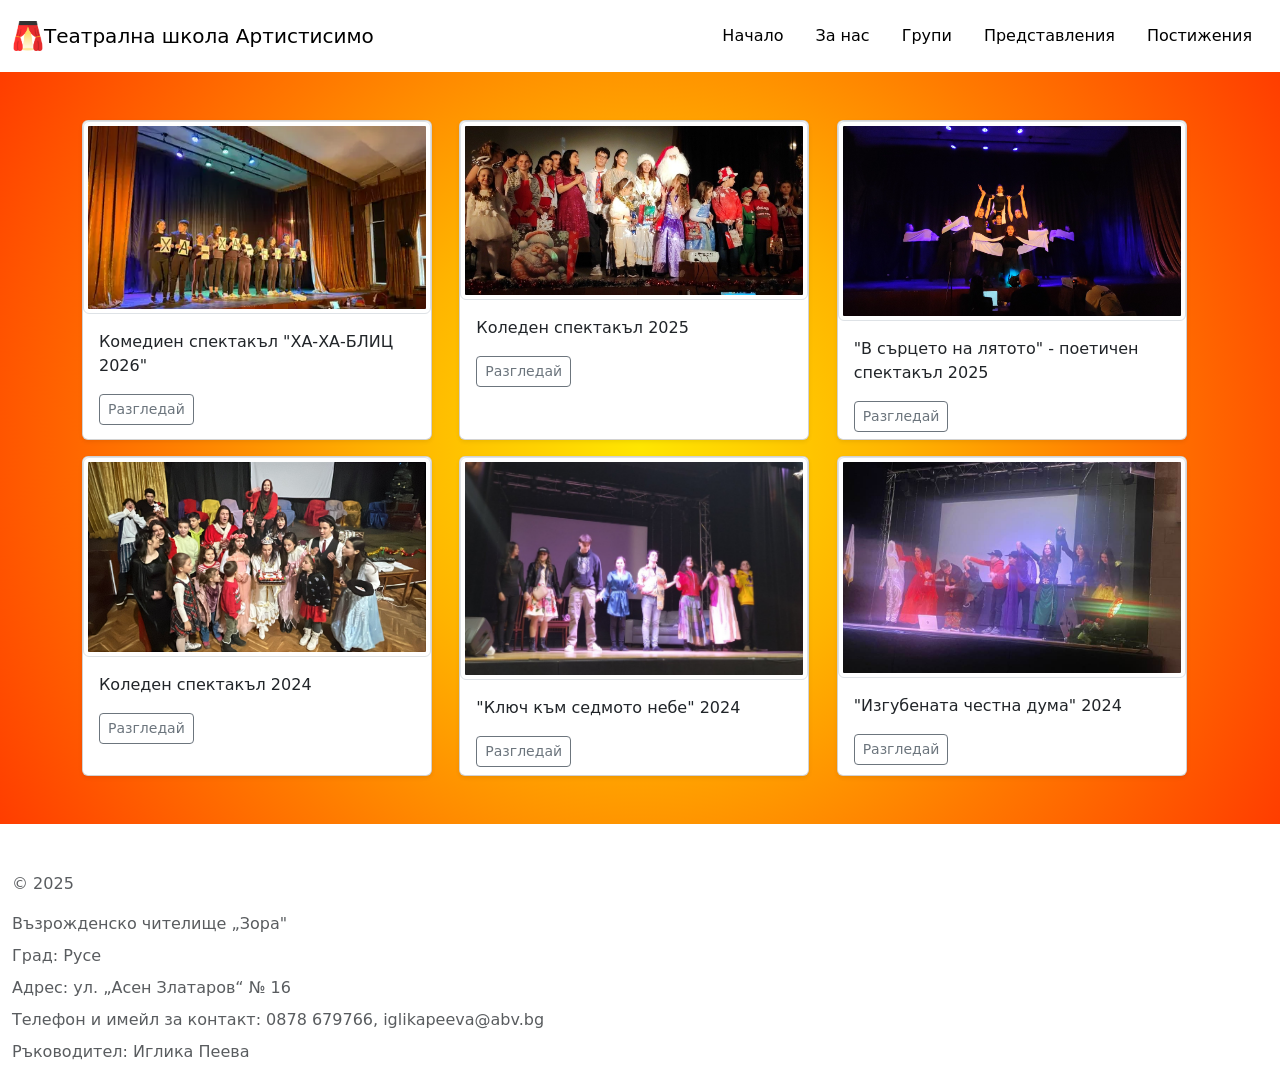
<file: Theater_play.html>
<!DOCTYPE html>
<html lang="bg">
<head>
    <meta charset="UTF-8">
    <meta name="viewport" content="width=device-width, initial-scale=1.0">
    <title>Представления</title>
    <link rel="stylesheet" href="assets/lib/bootstrap/bootstrap.min.css" />
    <link rel="stylesheet" href="assets/css/styles.css" />
     <!-- <script src="https://cdn.jsdelivr.net/npm/bootstrap@5.3.8/dist/js/bootstrap.bundle.min.js" integrity="sha384-FKyoEForCGlyvwx9Hj09JcYn3nv7wiPVlz7YYwJrWVcXK/BmnVDxM+D2scQbITxI" crossorigin="anonymous"></script> -->
</head>
<body>
    <div class="container-fluid">
      <header
        class="d-flex flex-wrap justify-content-center py-3"
      >
        <a
          href="/"
          class="d-flex align-items-center mb-3 mb-md-0 me-md-auto link-body-emphasis text-decoration-none"
        >
          <img
            src="assets/img/logo.png"
            class="img-fluid"
            alt="logo"
            style="width: 32px"
          />
          <span class="fs-5">Театрална школа Артистисимо</span>
        </a>
        <ul class="nav">
          <li class="nav-item">
            <a href="index.html" class="nav-link text-body-emphasis" aria-current="page"
              >Начало</a
            >
          </li>
          <li class="nav-item">
            <a href="For_us.html" class="nav-link text-body-emphasis">За нас</a>
          </li>
          <li class="nav-item">
            <a href="Groups.html" class="nav-link text-body-emphasis">Групи</a>
          </li>
          <li class="nav-item">
            <a href="Theater_play.html" class="nav-link text-body-emphasis">Представления</a>
          </li>
          <li class="nav-item">
            <a href="Certificates.html" class="nav-link text-body-emphasis">Постижения</a>
          </li>
        </ul>
      </header>
    </div>


    <div class="album py-5 bg-light" style="background: radial-gradient(circle at center, #ffe600 0%, #ffb300 35%, #ff7a00 65%, #ff3d00 100%);">
    <div class="container">
      <div class="row row-cols-1 row-cols-sm-2 row-cols-md-3 g-3">
        <div class="col">
          <div class="card shadow-sm" style="height: 320px; width: 350px;">
            <img src="assets/img/ХАБ.jpg" alt="..." class="img-thumbnail">

            <!-- <img src="assets/img/ХАБ.jpg" alt=""> -->
            <div class="card-body">
              <p class="card-text">Комедиен спектакъл "ХА-ХА-БЛИЦ 2026"</p>
              <div class="d-flex justify-content-between align-items-center">
                <div class="btn-group">
                    <a class="btn btn-sm btn-outline-secondary" href="Comedy_HA_HA.html" role="button">Разгледай</a>
                </div>
              </div>
            </div>
          </div>
        </div>
        <div class="col">
          <div class="card shadow-sm" style="height: 320px; width: 350px;">
            <img src="assets/img/К1.jpg" alt="..." class="img-thumbnail">
            <!-- <img src="assets/img/К1.jpg" alt="" style="width: 100%; height: 100%;"> -->
            <div class="card-body">
              <p class="card-text">Коледен спектакъл 2025</p>
              <div class="d-flex justify-content-between align-items-center">
                <div class="btn-group">
                    <a class="btn btn-sm btn-outline-secondary" href="Christmas_2025.html" role="button">Разгледай</a>
                </div>
              </div>
            </div>
          </div>
        </div>
        <div class="col">
          <div class="card shadow-sm" style="height: 320px; width: 350px;">
            <img src="assets/img/Всл.jpg" alt="..." class="img-thumbnail">
            <!-- <img src="assets/img/Всл.jpg" alt="" style="width: 100%; height: 100%;"> -->
            <div class="card-body">
              <p class="card-text">"В сърцето на лятото" - поетичен спектакъл 2025</p>
              <div class="d-flex justify-content-between align-items-center">
                <div class="btn-group">
                    <a class="btn btn-sm btn-outline-secondary" href="Summer.html" role="button">Разгледай</a>
                </div>
              </div>
            </div>
          </div>
        </div>

        <div class="col">
          <div class="card shadow-sm" style="height: 320px; width: 350px;">
            <img src="assets/img/К2.jpg" alt="..." class="img-thumbnail">
            <!-- <img src="assets/img/К2.jpg" alt="" style="width: 100%; height: 100%;"> -->
            <div class="card-body">
              <p class="card-text">Коледен спектакъл 2024</p>
              <div class="d-flex justify-content-between align-items-center">
                <div class="btn-group">
                    <a class="btn btn-sm btn-outline-secondary" href="Comedy_HA_HA.html" role="button">Разгледай</a>
                </div>
              </div>
            </div>
          </div>
        </div>
        <div class="col">
          <div class="card shadow-sm" style="height: 320px; width: 350px;">
            <img src="assets/img/К7н.jpg" alt="..." class="img-thumbnail">
            <!-- <img src="assets/img/К7н.jpg" alt="" style="width: 100%; height: 100%;"> -->
            <div class="card-body">
              <p class="card-text">"Ключ към седмото небе" 2024</p>
              <div class="d-flex justify-content-between align-items-center">
                <div class="btn-group">
                    <a class="btn btn-sm btn-outline-secondary" href="Comedy_HA_HA.html" role="button">Разгледай</a>
                </div>
              </div>
            </div>
          </div>
        </div>
        <div class="col">
          <div class="card shadow-sm" style="height: 320px; width: 350px;">
            <img src="assets/img/Ичд.jpg" alt="..." class="img-thumbnail" style="height: fit-content;">

            <!-- <img src="assets/img/Ичд.jpg" alt=""> -->
            <div class="card-body">
              <p class="card-text">"Изгубената честна дума" 2024</p>
              <div class="d-flex justify-content-between align-items-center">
                <div class="btn-group">
                    <a class="btn btn-sm btn-outline-secondary" href="Comedy_HA_HA.html" role="button">Разгледай</a>
                </div>
              </div>
            </div>
          </div>
        </div>

        <!-- <div class="col">
          <div class="card shadow-sm">
            <svg class="bd-placeholder-img card-img-top" width="100%" height="225" xmlns="http://www.w3.org/2000/svg" role="img" aria-label="Placeholder: Thumbnail" preserveAspectRatio="xMidYMid slice" focusable="false"><title>Placeholder</title><rect width="100%" height="100%" fill="#55595c"></rect><text x="50%" y="50%" fill="#eceeef" dy=".3em">Thumbnail</text></svg>

            <div class="card-body">
              <p class="card-text">This is a wider card with supporting text below as a natural lead-in to additional content. This content is a little bit longer.</p>
              <div class="d-flex justify-content-between align-items-center">
                <div class="btn-group">
                  <button type="button" class="btn btn-sm btn-outline-secondary">View</button>
                   <button type="button" class="btn btn-sm btn-outline-secondary">Edit</button>
                </div>
                 <small class="text-muted">9 mins</small>
              </div>
            </div>
          </div>
        </div>
        <div class="col">
          <div class="card shadow-sm">
            <svg class="bd-placeholder-img card-img-top" width="100%" height="225" xmlns="http://www.w3.org/2000/svg" role="img" aria-label="Placeholder: Thumbnail" preserveAspectRatio="xMidYMid slice" focusable="false"><title>Placeholder</title><rect width="100%" height="100%" fill="#55595c"></rect><text x="50%" y="50%" fill="#eceeef" dy=".3em">Thumbnail</text></svg>

            <div class="card-body">
              <p class="card-text">This is a wider card with supporting text below as a natural lead-in to additional content. This content is a little bit longer.</p>
              <div class="d-flex justify-content-between align-items-center">
                <div class="btn-group">
                  <button type="button" class="btn btn-sm btn-outline-secondary">View</button>
                  <button type="button" class="btn btn-sm btn-outline-secondary">Edit</button>
                </div>
                 <small class="text-muted">9 mins</small> 
              </div>
            </div>
          </div>
        </div> 
         <div class="col">
          <div class="card shadow-sm">
            <svg class="bd-placeholder-img card-img-top" width="100%" height="225" xmlns="http://www.w3.org/2000/svg" role="img" aria-label="Placeholder: Thumbnail" preserveAspectRatio="xMidYMid slice" focusable="false"><title>Placeholder</title><rect width="100%" height="100%" fill="#55595c"></rect><text x="50%" y="50%" fill="#eceeef" dy=".3em">Thumbnail</text></svg>

            <div class="card-body">
              <p class="card-text">This is a wider card with supporting text below as a natural lead-in to additional content. This content is a little bit longer.</p>
              <div class="d-flex justify-content-between align-items-center">
                <div class="btn-group">
                  <button type="button" class="btn btn-sm btn-outline-secondary">View</button>
                  <button type="button" class="btn btn-sm btn-outline-secondary">Edit</button> 
                </div>
                 <small class="text-muted">9 mins</small> 
              </div>
            </div>
          </div>
        </div> -->
      </div>
    </div>
  </div>
        
    <div class="container-fluid">
      <footer
        class="row row-cols-1"
      >
        <div class="col ">
          <a
            href="/"
            class="d-flex align-items-center mb-3 link-body-emphasis text-decoration-none"
            aria-label="Bootstrap"
          >
            <svg class="bi me-2" width="40" height="32" aria-hidden="true">
              <use xlink:href="#bootstrap"></use>
            </svg>
          </a>
          <p class="text-body-secondary">© 2025</p>
        </div>
        <div class="col">
          <ul class="nav flex-column">
            <li class="nav-item mb-2">
              <a href="#" class="nav-link p-0 text-body-secondary">Възрожденско чителище „Зора"</a>
            </li>
            <li class="nav-item mb-2">
              <a href="#" class="nav-link p-0 text-body-secondary">Град: Русе</a>
            </li>
            <li class="nav-item mb-2">
              <a href="#" class="nav-link p-0 text-body-secondary">Адрес: ул. „Асен Златаров“ № 16</a>
            </li>
            <li class="nav-item mb-2">
              <a href="#" class="nav-link p-0 text-body-secondary">Телефон и имейл за контакт: 0878 679766,
                 iglikapeeva@abv.bg
              </a>
            </li>
            <li class="nav-item mb-2">
              <a href="#" class="nav-link p-0 text-body-secondary">Ръководител: Иглика Пеева</a>
            </li>
          </ul>
        </div>
        <!-- <div class="col mb-3">
          <h5>Section</h5>
          <ul class="nav flex-column">
            <li class="nav-item mb-2">
              <a href="#" class="nav-link p-0 text-body-secondary">Home</a>
            </li>
            <li class="nav-item mb-2">
              <a href="#" class="nav-link p-0 text-body-secondary">Features</a>
            </li>
            <li class="nav-item mb-2">
              <a href="#" class="nav-link p-0 text-body-secondary">Pricing</a>
            </li>
            <li class="nav-item mb-2">
              <a href="#" class="nav-link p-0 text-body-secondary">FAQs</a>
            </li>
            <li class="nav-item mb-2">
              <a href="#" class="nav-link p-0 text-body-secondary">About</a>
            </li>
          </ul>
        </div>
        <div class="col mb-3">
          <h5>Section</h5>
          <ul class="nav flex-column">
            <li class="nav-item mb-2">
              <a href="#" class="nav-link p-0 text-body-secondary">Home</a>
            </li>
            <li class="nav-item mb-2">
              <a href="#" class="nav-link p-0 text-body-secondary">Features</a>
            </li>
            <li class="nav-item mb-2">
              <a href="#" class="nav-link p-0 text-body-secondary">Pricing</a>
            </li>
            <li class="nav-item mb-2">
              <a href="#" class="nav-link p-0 text-body-secondary">FAQs</a>
            </li>
            <li class="nav-item mb-2">
              <a href="#" class="nav-link p-0 text-body-secondary">About</a>
            </li>
          </ul>
        </div> -->
      </footer>
    </div>

    <script src="assets/lib/bootstrap/bootstrap.bundle.min.js"></script>
    <script src="assets/js/scripts.js"></script>
</body>
</html>
</file>
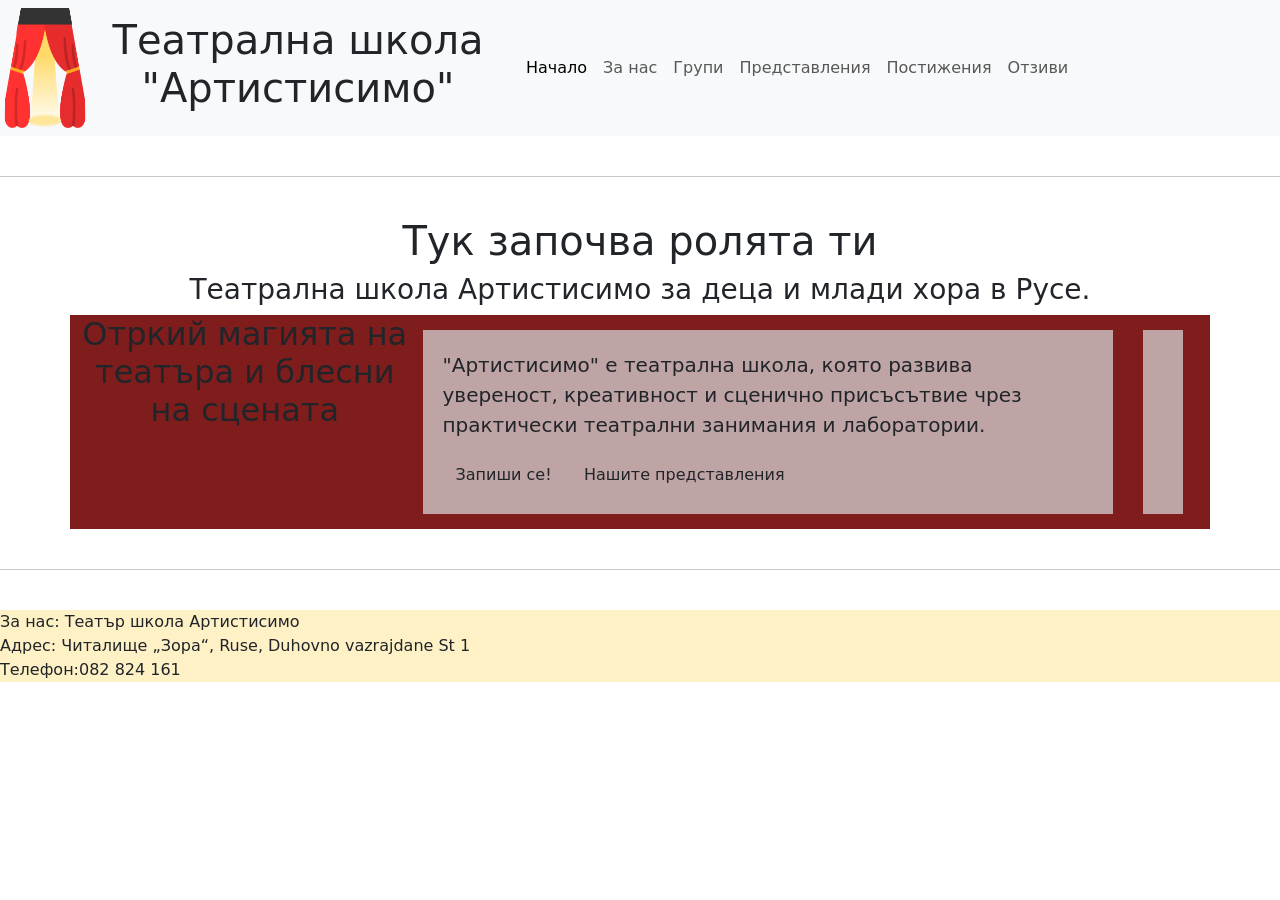
<file: Нова папка/template_index.html>
<!DOCTYPE html>
<html lang="en">
<head>
    <meta charset="UTF-8">
    <meta name="viewport" content="width=device-width, initial-scale=1.0">
    <title>Document</title>
    <link rel="stylesheet" href="style.css">
    <link href="https://cdn.jsdelivr.net/npm/bootstrap@5.3.8/dist/css/bootstrap.min.css"
     rel="stylesheet" integrity="sha384-sRIl4kxILFvY47J16cr9ZwB07vP4J8+LH7qKQnuqkuIAvNWLzeN8tE5YBujZqJLB"
     crossorigin="anonymous">
     <script src="https://cdn.jsdelivr.net/npm/bootstrap@5.3.8/dist/js/bootstrap.bundle.min.js" integrity="sha384-FKyoEForCGlyvwx9Hj09JcYn3nv7wiPVlz7YYwJrWVcXK/BmnVDxM+D2scQbITxI" crossorigin="anonymous"></script>
</head>
<body>
    <header>
        <!-- <div class="navigation">
        <img src="images/Picture2.png" alt="Артистисимо" width="90" height="120">
            <h1>Театрална школа "Артистисимо"</h1>

        <nav>
            <ul>
                <li><a href="template_index.html">Начало</a></li>
                <li><a href="For_us.html">За нас</a></li>
                <li><a href="Groups.html">Групи</a></li>
                <li><a href="Theater_play.html">Предстaвления</a></li>
                <li><a href="Opinions.html">Отзиви</a></li>
                <li><a href="Certificates.html">Постижения</a></li>
                <li><a href="Certificates.html">Сертификати</a></li>
            </ul>
            
        </nav>
        </div> -->

        <nav class="navbar navbar-expand-lg bg-body-tertiary">
            <img src="images/Picture2.png" alt="Артистисимо" width="90" height="120">
            <h1>Театрална школа "Артистисимо"</h1>
            <div class="container-fluid">
                <!-- <a class="navbar-brand" href="#">Navbar</a> -->
                <button class="navbar-toggler" type="button" data-bs-toggle="collapse" data-bs-target="#navbarNav" aria-controls="navbarNav" aria-expanded="false" aria-label="Toggle navigation">
                <span class="navbar-toggler-icon"></span>
                </button>
                <div class="collapse navbar-collapse" id="navbarNav">
                <ul class="navbar-nav">
                    <li class="nav-item">
                    <a class="nav-link active" aria-current="page" href="template_index.html">Начало</a>
                    </li>
                    <li class="nav-item">
                    <a class="nav-link" href="For_us.html">За нас</a>
                    </li>
                    <li class="nav-item">
                    <a class="nav-link" href="Groups.html">Групи</a>
                    </li>
                     <li class="nav-item">
                    <a class="nav-link" href="Theater_play.html">Предстaвления</a>
                    </li>
                     <li class="nav-item">
                    <a class="nav-link" href="Certificates.html">Постижения</a>
                    </li>
                     <li class="nav-item">
                    <a class="nav-link" href="Opinions.html">Отзиви</a>
                    </li>
<!-- 
                    <li class="nav-item">
                    <a class="nav-link disabled" aria-disabled="true">Disabled</a>
                    </li> -->
                </ul>
                </div>
            </div>
        </nav>
  
        <!-- <img src="images/Екранна снимка 2026-03-02 101619.png" alt="Артистисимо" width="90" height="120">
        <nav>
            <a href="template_index.html">Начало</a>
            <a href="For_us.html">За нас</a>
            <a href="Groups.html">Групи</a>
            <a href="Theater_play.html">Предствления</a>
            <a href="Opinions.html">Отзиви</a>
            <a href="">Постижения</a>  
        </nav> -->

    </header>

     <br>
    <hr>
    <br>
    
        <!-- <section id="home" class="hero"> -->
        <section id="home">

            <div class="curtains">
                <div class="curtain-left"></div>
                <div class="curtain-right"></div>
            </div>

        </section>
    <main>
        <h1>Тук започва ролята ти</h1>
        <h3>Театрална школа Артистисимо за деца и млади хора в Русе.</h3>
        <!-- <h4>Отркий магията на театъра и блесни на сцената</h4> -->
        
        <section class="container">
            <h2>Отркий магията на театъра и блесни на сцената</h2>

            <article>
                <P>"Артистисимо" е театрална школа, която развива увереност, креативност и сценично присъсътвие чрез практически театрални занимания и лаборатории.</P>
                <button class="btn">
                    Запиши се!
                </button>
                <button class="btn">
                    Нашите представления
                </button>
            </article>

            <article>

            </article>

        </section>


    </main>

     <br>
    <hr>
    <br>

    <footer id="footer">
        За нас: Театър школа Артистисимо
        <br>
        Адрес: Читалище „Зора“,  Ruse, Duhovno vazrajdane St 1
        <br>
        Телефон:082 824 161
    </footer>
    
</body>
</html>
</file>
<file: assets/css/styles.css>
/* .custom-card {
    max-width: 400px;
    width: 100%;
} */
 /* .team-section {
  background: linear-gradient(135deg, #f9d423, #ff7e5f);
} */

/* .carousel-item {
  height: 400px; adjust to your desired height
}

.carousel-item img {
  height: 100%;
  width: 100%;
  object-fit: contain;
} */
</file>
<file: style.css>
body{
    background-color: #fff;
    color: #333;
    line-height: 1.6;
}
h1{
    text-align: center;
    font-size: 60px;
}
h3{
    text-align: center;
}
h2{
    text-align: center;
}
.navigation{

    background-color: rgb(255,241,198) ;
}
.container{
    display: flex;
    background-color: #7f1d1d;
}
.container article {
    background-color: #bea4a4;
    margin: 15px;
    padding: 20px;
    font-size: 20px;
}

.btn{
    font-size: 15px;
    border-color: #b91c1c;
    color:black;
    background-color: antiquewhite;
}
#footer{
        background-color: rgb(255,241,198) ;
        margin: 0px;
        padding: 0px;
}


.hero{
    position: relative;
    height: 100%;
    display: flex;
    align-items: center;
    justify-content: center;
    overflow: hidden;
    background: linear-gradient(to bottom right, #ef4444, #fbbf24, #f97316);
} 
.curtains{
    /* display да се промени на block - none е за да виждам под тях */
    display: none;
    position: absolute;
    top: 0;
    left: 0;
    overflow: hidden;
    width: 100%;
    height: 100%;
    z-index: 100;
    margin: 0;
    padding: 0;
}

.curtain-left{
    width: 50%;
    height: 100%;
    display: block;
    position: absolute;
    left: 0;
    margin: 0;
    padding: 0;
    background: linear-gradient(to right, #7f1d1d,#dc2626);
    /* clip-path: polygon(0 0, 100% 10%, 100% 90%, 0 100%);
    animation: openLeft 3s ease-in-out forwards; */

}
.curtain-right{
    width: 50%;
    height: 100%;
    display: block;
    position: absolute;
    right: 0;
    margin: 0;
    padding: 0;
    background: linear-gradient(to left, #b91c1c,#fbbf24);
    /* clip-path: polygon(0 10%, 100% 0, 100% 100%, 0 90%);
    animation: openRight 3s ease-in-out forwards; */

}
/* .curtain{
    position: absolute;
    top: 0;
    width: 50%;
    height: 100%;
    opacity: 0.8;
} */
ul {
  list-style-type: none;
  margin: 0;
  padding: 0;
  overflow: hidden;
  /* background-color: #333333; */
  justify-self: right;
}

ul li {
  float: left;
}

ul li a {
  display: block;
  color: black;
  text-align: center;
  padding: 14px 16px;
  text-decoration: none;
}

ul li a:hover {
  background-color: white;
}
</file>
<file: Нова папка/style.css>
body{
    background-color: #fff;
    color: #333;
    line-height: 1.6;
}
h1{
    text-align: center;
    font-size: 60px;
}
h3{
    text-align: center;
}
h2{
    text-align: center;
}
.navigation{

    background-color: rgb(255,241,198) ;
}
.container{
    display: flex;
    background-color: #7f1d1d;
}
.container article {
    background-color: #bea4a4;
    margin: 15px;
    padding: 20px;
    font-size: 20px;
}

.btn{
    font-size: 15px;
    border-color: #b91c1c;
    color:black;
    background-color: antiquewhite;
}
#footer{
        background-color: rgb(255,241,198) ;
        margin: 0px;
        padding: 0px;
}


.hero{
    position: relative;
    height: 100%;
    display: flex;
    align-items: center;
    justify-content: center;
    overflow: hidden;
    background: linear-gradient(to bottom right, #ef4444, #fbbf24, #f97316);
} 
.curtains{
    /* display да се промени на block - none е за да виждам под тях */
    display: none;
    position: absolute;
    top: 0;
    left: 0;
    overflow: hidden;
    width: 100%;
    height: 100%;
    z-index: 100;
    margin: 0;
    padding: 0;
}

.curtain-left{
    width: 50%;
    height: 100%;
    display: block;
    position: absolute;
    left: 0;
    margin: 0;
    padding: 0;
    background: linear-gradient(to right, #7f1d1d,#dc2626);
    /* clip-path: polygon(0 0, 100% 10%, 100% 90%, 0 100%);
    animation: openLeft 3s ease-in-out forwards; */

}
.curtain-right{
    width: 50%;
    height: 100%;
    display: block;
    position: absolute;
    right: 0;
    margin: 0;
    padding: 0;
    background: linear-gradient(to left, #b91c1c,#fbbf24);
    /* clip-path: polygon(0 10%, 100% 0, 100% 100%, 0 90%);
    animation: openRight 3s ease-in-out forwards; */

}
/* .curtain{
    position: absolute;
    top: 0;
    width: 50%;
    height: 100%;
    opacity: 0.8;
} */
ul {
  list-style-type: none;
  margin: 0;
  padding: 0;
  overflow: hidden;
  /* background-color: #333333; */
  justify-self: right;
}

ul li {
  float: left;
}

ul li a {
  display: block;
  color: black;
  text-align: center;
  padding: 14px 16px;
  text-decoration: none;
}

ul li a:hover {
  background-color: white;
}
</file>
